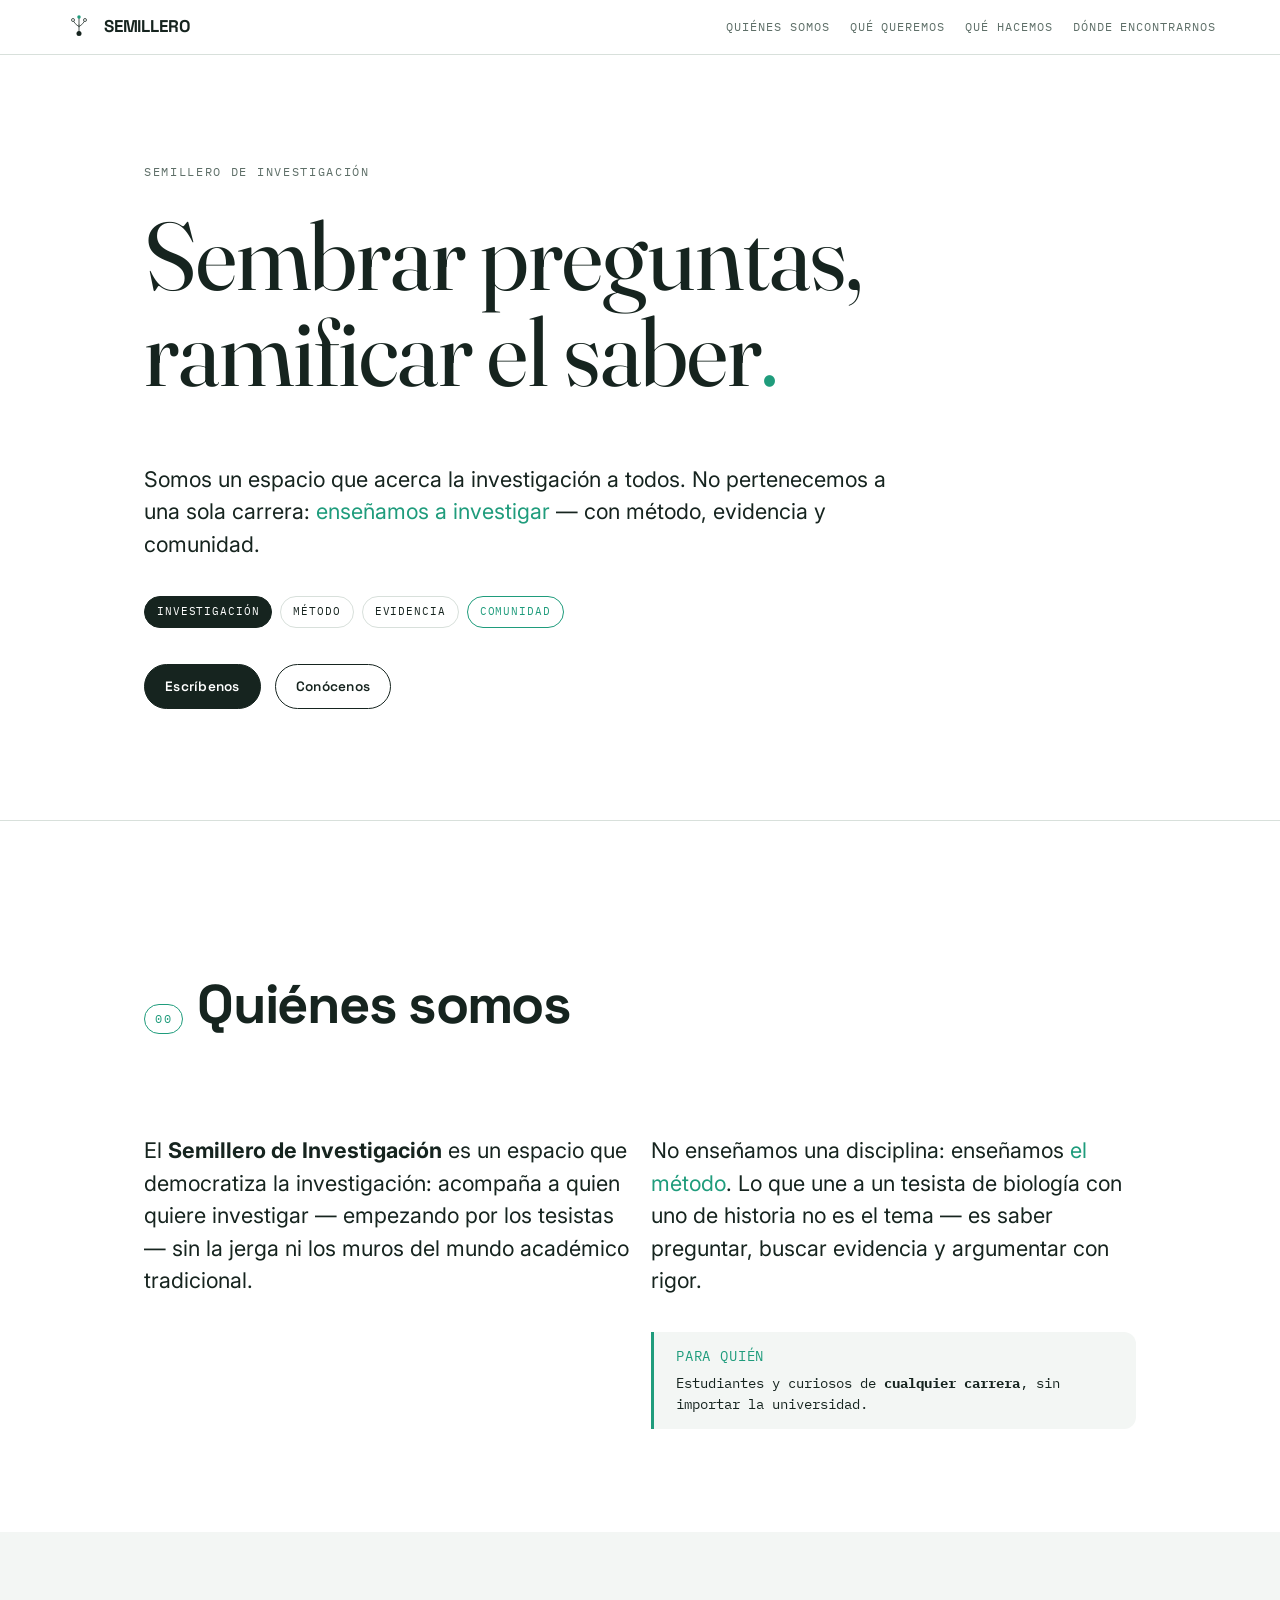
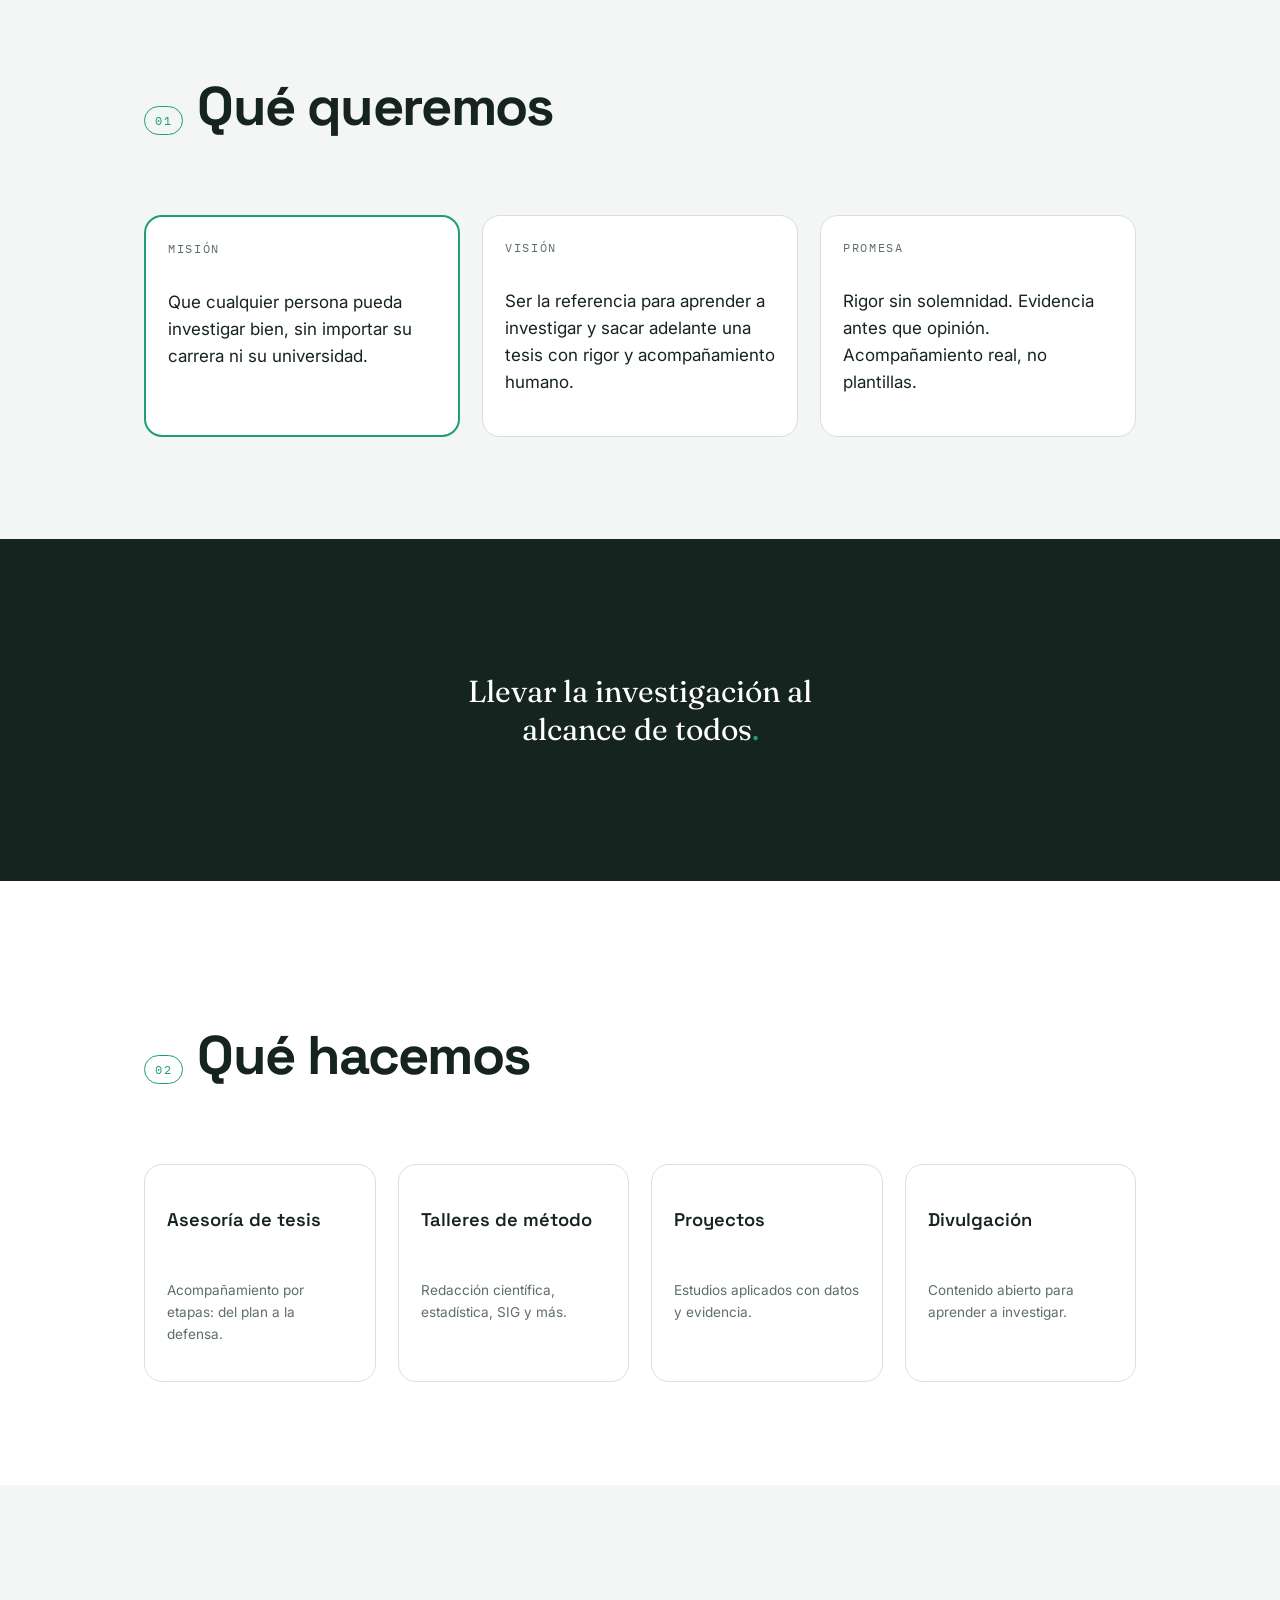
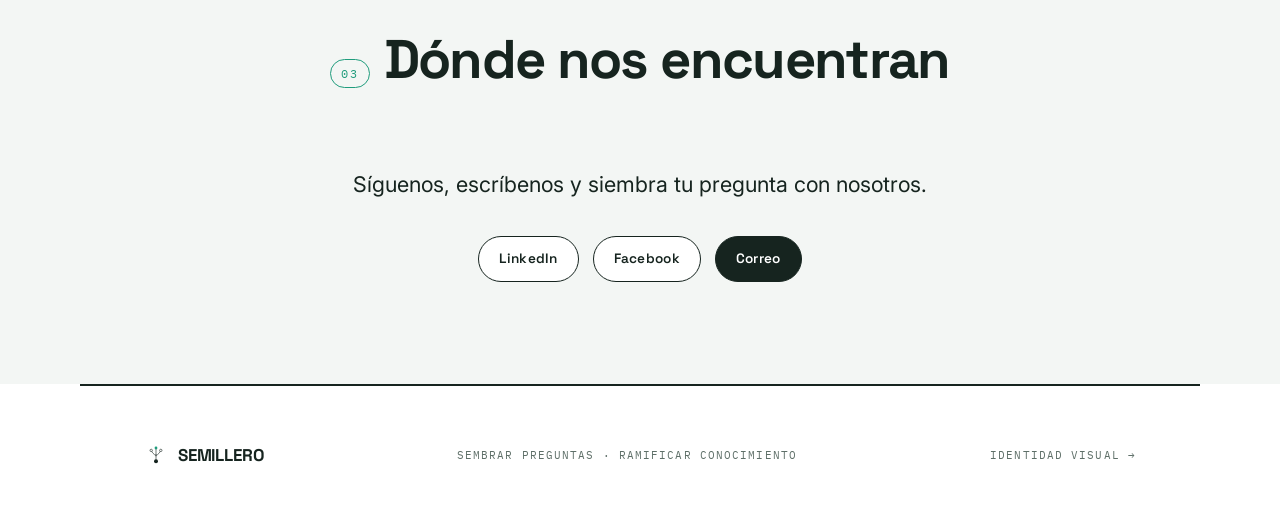
<file: index.html>
<!DOCTYPE html>
<html lang="es">
<head>
<meta charset="UTF-8">
<meta name="viewport" content="width=device-width, initial-scale=1.0">
<title>Semillero de Investigación — Llevar la investigación al alcance de todos</title>
<meta name="description" content="El Semillero de Investigación es un espacio que acerca la investigación a todos: enseñamos el método, acompañamos tesistas y sembramos curiosidad. Quiénes somos, qué queremos y dónde encontrarnos.">

<link rel="preconnect" href="https://fonts.googleapis.com">
<link rel="preconnect" href="https://fonts.gstatic.com" crossorigin>
<link href="https://fonts.googleapis.com/css2?family=Fraunces:ital,opsz,wght@0,9..144,300..600;1,9..144,300..600&family=IBM+Plex+Mono:wght@400;500;600&family=Inter:wght@400;500;600&family=Space+Grotesk:wght@400;500;600;700&display=swap" rel="stylesheet">

<link rel="icon" type="image/svg+xml" href="assets/favicon.svg">
<link rel="stylesheet" href="assets/semillero.css">
<style>
  .hero-cta{ display:flex; flex-wrap:wrap; gap:14px; margin-top: var(--s-5); }
  @media (max-width: 820px){ .grid-4, .grid-3, .grid-2{ grid-template-columns: 1fr; } .nav__links{ display:none; } }
  a.btn{ text-decoration:none; display:inline-flex; align-items:center; gap:8px; }
  .social{ display:flex; flex-wrap:wrap; gap:14px; margin-top: var(--s-5); }
</style>
</head>
<body>

<!-- ============ NAV ============ -->
<nav class="nav">
  <div class="nav__brand">
    <svg viewBox="0 0 120 120" width="30" height="30" aria-hidden="true">
      <circle cx="60" cy="86" r="10" fill="#16241F"/>
      <path d="M60 86 V52" fill="none" stroke="#16241F" stroke-width="3" stroke-linecap="round"/>
      <g fill="none" stroke="#16241F" stroke-width="3" stroke-linecap="round">
        <path d="M60 58 C48 52 40 42 36 32"/><path d="M60 58 C72 52 80 42 84 32"/><path d="M60 52 V24"/>
      </g>
      <circle cx="36" cy="32" r="6" fill="#fff" stroke="#16241F" stroke-width="3"/>
      <circle cx="84" cy="32" r="6" fill="#fff" stroke="#16241F" stroke-width="3"/>
      <circle cx="60" cy="20" r="7" fill="#1F9C7C"/>
    </svg>
    SEMILLERO
  </div>
  <div class="nav__links">
    <a href="#quienes">Quiénes somos</a>
    <a href="#queremos">Qué queremos</a>
    <a href="#hacemos">Qué hacemos</a>
    <a href="#contacto">Dónde encontrarnos</a>
  </div>
</nav>

<!-- ============ HERO ============ -->
<header class="section container">
  <span class="kicker">Semillero de Investigación</span>
  <h1 class="display u-mt-4" style="font-size: clamp(2.6rem, 9vw, 6rem);">Sembrar preguntas,<br>ramificar el saber<span class="dot">.</span></h1>
  <p class="lead u-mt-4" style="max-width: 60ch;">Somos un espacio que acerca la investigación a todos. No pertenecemos a una sola carrera: <span class="accent">enseñamos a investigar</span> — con método, evidencia y comunidad.</p>

  <div class="u-flex u-wrap u-gap-2 u-mt-5">
    <span class="chip chip--solid">Investigación</span>
    <span class="chip">Método</span>
    <span class="chip">Evidencia</span>
    <span class="chip chip--accent">Comunidad</span>
  </div>

  <div class="hero-cta">
    <a class="btn btn--primary" href="#contacto">Escríbenos</a>
    <a class="btn btn--secondary" href="#quienes">Conócenos</a>
  </div>
</header>

<hr class="hairline">

<!-- ============ [00] QUIÉNES SOMOS ============ -->
<section class="section container" id="quienes">
  <div class="sec-head">
    <span class="sec-num">00</span>
    <h2 class="sec-title">Quiénes somos</h2>
  </div>
  <div class="grid grid-2">
    <p class="lead">El <b>Semillero de Investigación</b> es un espacio que democratiza la investigación: acompaña a quien quiere investigar — empezando por los tesistas — sin la jerga ni los muros del mundo académico tradicional.</p>
    <div class="stack">
      <p class="lead">No enseñamos una disciplina: enseñamos <span class="accent">el método</span>. Lo que une a un tesista de biología con uno de historia no es el tema — es saber preguntar, buscar evidencia y argumentar con rigor.</p>
      <div class="note"><span class="note__code">PARA QUIÉN</span>Estudiantes y curiosos de <b>cualquier carrera</b>, sin importar la universidad.</div>
    </div>
  </div>
</section>

<!-- ============ [01] QUÉ QUEREMOS ============ -->
<section class="section section--paper" id="queremos">
  <div class="container">
    <div class="sec-head">
      <span class="sec-num">01</span>
      <h2 class="sec-title">Qué queremos</h2>
    </div>
    <div class="grid grid-3">
      <div class="card card--accent stack">
        <span class="kicker">Misión</span>
        <p>Que cualquier persona pueda investigar bien, sin importar su carrera ni su universidad.</p>
      </div>
      <div class="card stack">
        <span class="kicker">Visión</span>
        <p>Ser la referencia para aprender a investigar y sacar adelante una tesis con rigor y acompañamiento humano.</p>
      </div>
      <div class="card stack">
        <span class="kicker">Promesa</span>
        <p>Rigor sin solemnidad. Evidencia antes que opinión. Acompañamiento real, no plantillas.</p>
      </div>
    </div>
  </div>
</section>

<!-- ============ FRASE DE MARCA ============ -->
<section class="section section--ink">
  <div class="container" style="text-align:center;">
    <p class="quote" style="color:#fff; max-width:22ch; margin-inline:auto;">Llevar la investigación al alcance de todos<span class="dot">.</span></p>
  </div>
</section>

<!-- ============ [02] QUÉ HACEMOS ============ -->
<section class="section container" id="hacemos">
  <div class="sec-head">
    <span class="sec-num">02</span>
    <h2 class="sec-title">Qué hacemos</h2>
  </div>
  <div class="grid grid-4">
    <div class="card stack">
      <h3 class="h3">Asesoría de tesis</h3>
      <p class="small muted">Acompañamiento por etapas: del plan a la defensa.</p>
    </div>
    <div class="card stack">
      <h3 class="h3">Talleres de método</h3>
      <p class="small muted">Redacción científica, estadística, SIG y más.</p>
    </div>
    <div class="card stack">
      <h3 class="h3">Proyectos</h3>
      <p class="small muted">Estudios aplicados con datos y evidencia.</p>
    </div>
    <div class="card stack">
      <h3 class="h3">Divulgación</h3>
      <p class="small muted">Contenido abierto para aprender a investigar.</p>
    </div>
  </div>
</section>

<!-- ============ [03] DÓNDE NOS ENCUENTRAN ============ -->
<section class="section section--paper" id="contacto">
  <div class="container" style="text-align:center;">
    <div class="sec-head" style="justify-content:center;">
      <span class="sec-num">03</span>
      <h2 class="sec-title">Dónde nos encuentran</h2>
    </div>
    <p class="lead" style="max-width:46ch;margin-inline:auto;">Síguenos, escríbenos y siembra tu pregunta con nosotros.</p>
    <div class="social" style="justify-content:center;">
      <a class="btn btn--secondary" href="https://www.linkedin.com/company/133453998/" target="_blank" rel="noopener">LinkedIn</a>
      <a class="btn btn--secondary" href="https://www.facebook.com/semillerodeinvestigacion" target="_blank" rel="noopener">Facebook</a>
      <a class="btn btn--primary" href="mailto:darilhuaycochea@gmail.com?subject=Hola%20Semillero%20de%20Investigaci%C3%B3n">Correo</a>
    </div>
  </div>
</section>

<!-- ============ FOOTER ============ -->
<footer class="footer container">
  <div class="u-flex u-wrap u-between u-items-center u-gap-3">
    <div class="nav__brand">
      <svg viewBox="0 0 120 120" width="24" height="24" aria-hidden="true">
        <circle cx="60" cy="86" r="10" fill="#16241F"/>
        <path d="M60 86 V52" fill="none" stroke="#16241F" stroke-width="3" stroke-linecap="round"/>
        <g fill="none" stroke="#16241F" stroke-width="3" stroke-linecap="round"><path d="M60 58 C48 52 40 42 36 32"/><path d="M60 58 C72 52 80 42 84 32"/><path d="M60 52 V24"/></g>
        <circle cx="36" cy="32" r="6" fill="#fff" stroke="#16241F" stroke-width="3"/>
        <circle cx="84" cy="32" r="6" fill="#fff" stroke="#16241F" stroke-width="3"/>
        <circle cx="60" cy="20" r="7" fill="#1F9C7C"/>
      </svg>
      SEMILLERO
    </div>
    <span class="archive">Sembrar preguntas · Ramificar conocimiento</span>
    <a class="archive" href="identidad.html" style="text-decoration:none;">Identidad visual →</a>
  </div>
</footer>

</body>
</html>
</file>
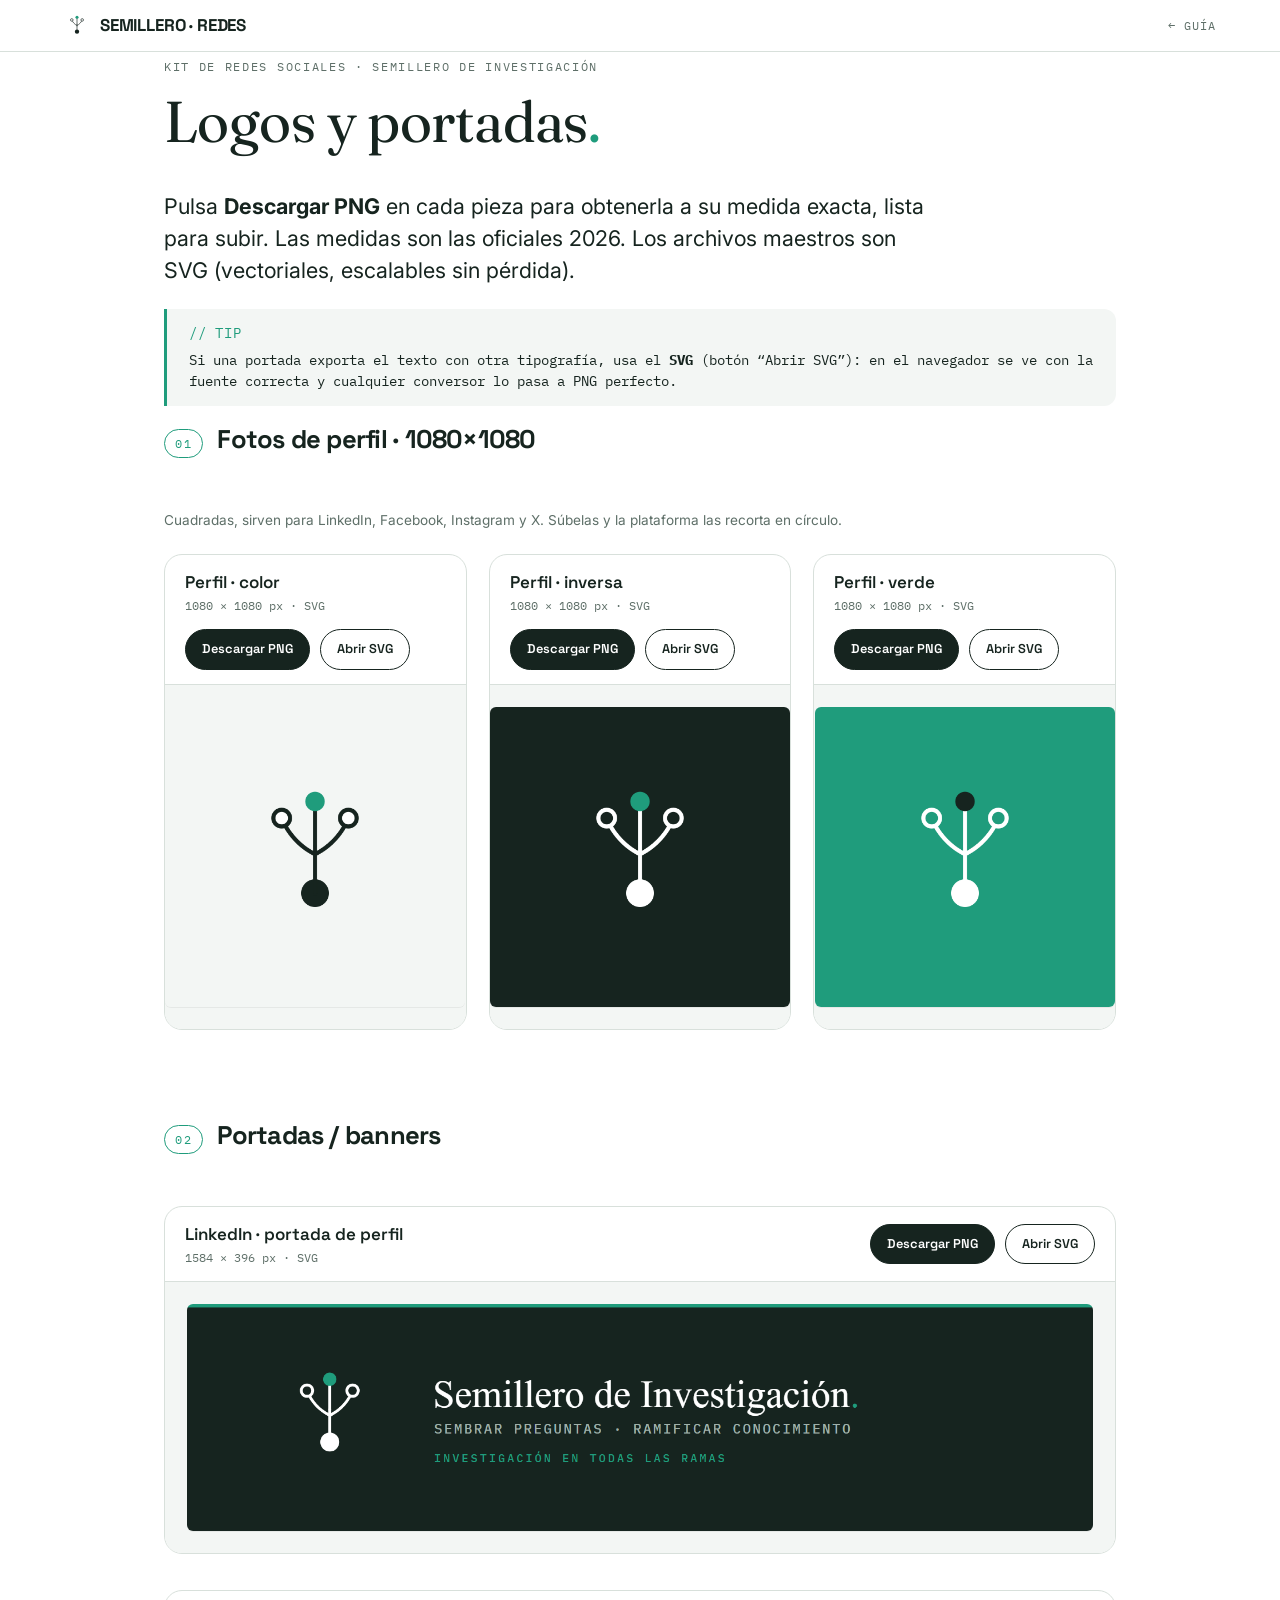
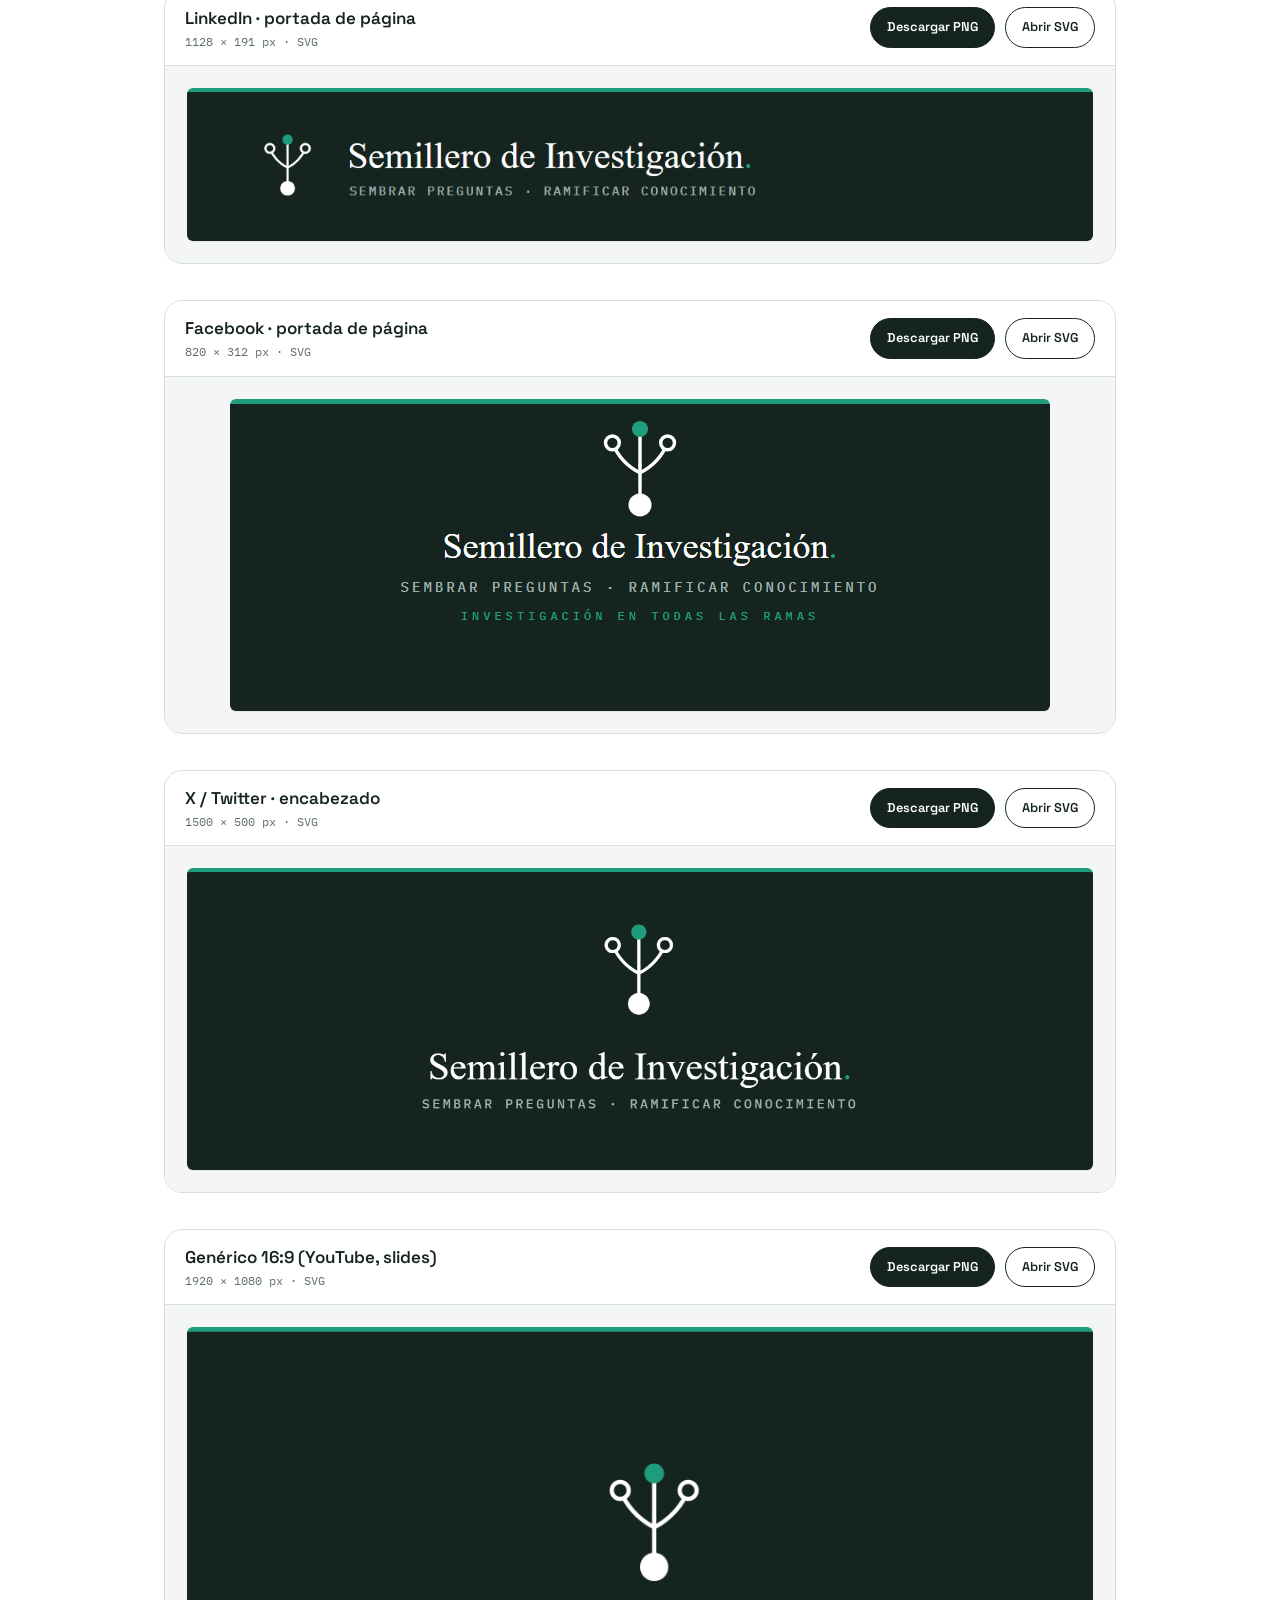
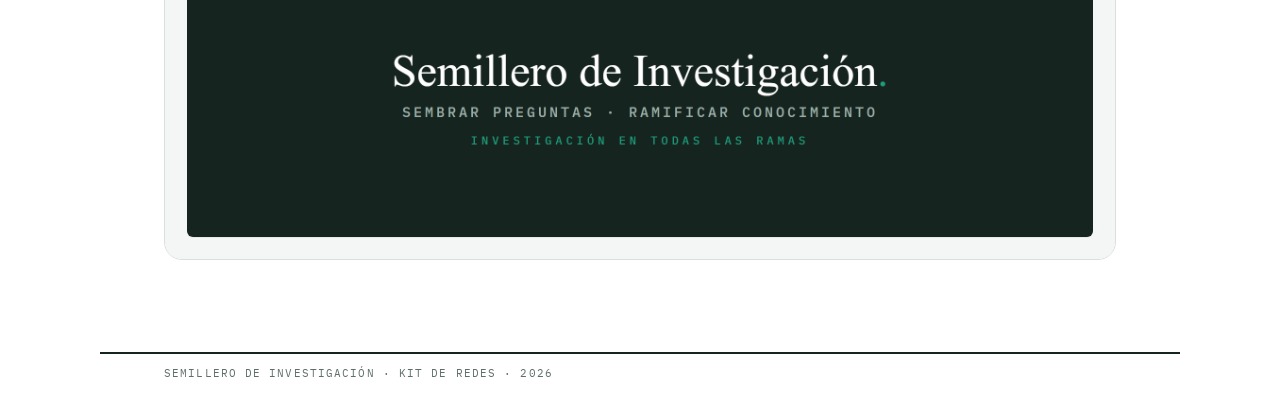
<file: redes/index.html>
<!DOCTYPE html>
<html lang="es">
<head>
<meta charset="UTF-8">
<meta name="viewport" content="width=device-width, initial-scale=1.0">
<title>Semillero — Logos y portadas para redes</title>
<link rel="preconnect" href="https://fonts.googleapis.com">
<link rel="preconnect" href="https://fonts.gstatic.com" crossorigin>
<link href="https://fonts.googleapis.com/css2?family=Fraunces:opsz,wght@9..144,400..600&family=IBM+Plex+Mono:wght@400;500&family=Inter:wght@400;500&family=Space+Grotesk:wght@500;700&display=swap" rel="stylesheet">
<link rel="icon" type="image/svg+xml" href="../assets/favicon.svg">
<link rel="stylesheet" href="../assets/semillero.css">
<style>
  .wrap{ max-width:1080px; margin:0 auto; padding:0 var(--gutter); }
  .asset{ border:var(--hairline); border-radius:var(--r-lg); overflow:hidden; background:#fff; margin-bottom:var(--s-5); }
  .asset__head{ display:flex; align-items:center; justify-content:space-between; gap:14px; flex-wrap:wrap; padding:14px 20px; border-bottom:var(--hairline); }
  .asset__title{ font-family:var(--font-sans); font-weight:600; }
  .asset__dim{ font-family:var(--font-mono); font-size:12px; color:var(--muted); }
  .asset__preview{ background:var(--paper); display:flex; align-items:center; justify-content:center; padding:22px; }
  .asset__preview img{ max-width:100%; height:auto; display:block; border-radius:6px; box-shadow:0 1px 0 rgba(0,0,0,.06); }
  .asset__preview.sq img{ max-width:300px; }
  .btns{ display:flex; gap:10px; flex-wrap:wrap; }
  .btn-sm{ font-family:var(--font-sans); font-weight:600; font-size:.8rem; padding:9px 16px; border-radius:999px; border:1.5px solid var(--ink); cursor:pointer; background:var(--ink); color:#fff; }
  .btn-sm.alt{ background:#fff; color:var(--ink); }
  .grid-perfiles{ display:grid; grid-template-columns:repeat(3,1fr); gap:var(--s-4); }
  @media(max-width:680px){ .grid-perfiles{ grid-template-columns:1fr; } }
</style>
</head>
<body>

<nav class="nav">
  <div class="nav__brand">
    <svg viewBox="0 0 120 120" width="26" height="26" aria-hidden="true"><circle cx="60" cy="86" r="10" fill="#16241F"/><path d="M60 86 V52" fill="none" stroke="#16241F" stroke-width="3" stroke-linecap="round"/><g fill="none" stroke="#16241F" stroke-width="3" stroke-linecap="round"><path d="M60 58 C48 52 40 42 36 32"/><path d="M60 58 C72 52 80 42 84 32"/><path d="M60 52 V24"/></g><circle cx="36" cy="32" r="6" fill="#fff" stroke="#16241F" stroke-width="3"/><circle cx="84" cy="32" r="6" fill="#fff" stroke="#16241F" stroke-width="3"/><circle cx="60" cy="20" r="7" fill="#1F9C7C"/></svg>
    SEMILLERO · REDES
  </div>
  <div class="nav__links"><a href="../index.html">← Guía</a></div>
</nav>

<header class="wrap section">
  <span class="kicker">Kit de redes sociales · Semillero de Investigación</span>
  <h1 class="display u-mt-3" style="font-size:clamp(2rem,7vw,3.6rem)">Logos y portadas<span class="dot">.</span></h1>
  <p class="lead u-mt-4" style="max-width:60ch">Pulsa <b>Descargar PNG</b> en cada pieza para obtenerla a su medida exacta, lista para subir. Las medidas son las oficiales 2026. Los archivos maestros son SVG (vectoriales, escalables sin pérdida).</p>
  <div class="note u-mt-4" style="background:var(--paper)"><span class="note__code">// TIP</span>Si una portada exporta el texto con otra tipografía, usa el <b>SVG</b> (botón “Abrir SVG”): en el navegador se ve con la fuente correcta y cualquier conversor lo pasa a PNG perfecto.</div>
</header>

<!-- PERFILES -->
<section class="wrap" style="padding-bottom:var(--s-5)">
  <div class="sec-head"><span class="sec-num">01</span><h2 class="sec-title" style="font-size:1.6rem">Fotos de perfil · 1080×1080</h2></div>
  <p class="small muted" style="margin-bottom:var(--s-4)">Cuadradas, sirven para LinkedIn, Facebook, Instagram y X. Súbelas y la plataforma las recorta en círculo.</p>
  <div class="grid-perfiles" id="perfiles"></div>
</section>

<!-- PORTADAS -->
<section class="wrap" style="padding-bottom:var(--s-6)">
  <div class="sec-head"><span class="sec-num">02</span><h2 class="sec-title" style="font-size:1.6rem">Portadas / banners</h2></div>
  <div id="portadas"></div>
</section>

<footer class="footer wrap">
  <p class="archive">Semillero de Investigación · Kit de redes · 2026</p>
</footer>

<script>
  const perfiles = [
    { file:'perfil-color.svg',   title:'Perfil · color',   w:1080, h:1080 },
    { file:'perfil-inversa.svg', title:'Perfil · inversa', w:1080, h:1080 },
    { file:'perfil-verde.svg',   title:'Perfil · verde',   w:1080, h:1080 },
  ];
  const portadas = [
    { file:'linkedin-perfil-portada.svg', title:'LinkedIn · portada de perfil', w:1584, h:396 },
    { file:'linkedin-pagina-portada.svg', title:'LinkedIn · portada de página', w:1128, h:191 },
    { file:'facebook-portada.svg',        title:'Facebook · portada de página', w:820,  h:312 },
    { file:'x-portada.svg',               title:'X / Twitter · encabezado',     w:1500, h:500 },
    { file:'generico-16x9.svg',           title:'Genérico 16:9 (YouTube, slides)', w:1920, h:1080 },
  ];

  async function downloadPNG(file, w, h){
    try{
      const res = await fetch(file);
      const svgText = await res.text();
      const blob = new Blob([svgText], {type:'image/svg+xml;charset=utf-8'});
      const url = URL.createObjectURL(blob);
      await document.fonts.ready;
      const img = new Image();
      img.crossOrigin = 'anonymous';
      await new Promise((ok, err)=>{ img.onload=ok; img.onerror=err; img.src=url; });
      const canvas = document.createElement('canvas');
      canvas.width = w; canvas.height = h;
      const ctx = canvas.getContext('2d');
      ctx.drawImage(img, 0, 0, w, h);
      URL.revokeObjectURL(url);
      canvas.toBlob((png)=>{
        const a = document.createElement('a');
        a.href = URL.createObjectURL(png);
        a.download = file.replace('.svg', '.png');
        a.click();
      }, 'image/png');
    }catch(e){ alert('No se pudo exportar el PNG. Usa “Abrir SVG” y conviértelo, o haz captura. ('+e+')'); }
  }

  function card(a, square){
    const el = document.createElement('div');
    el.className = 'asset';
    el.innerHTML = `
      <div class="asset__head">
        <div><div class="asset__title">${a.title}</div><div class="asset__dim">${a.w} × ${a.h} px · SVG</div></div>
        <div class="btns">
          <a class="btn-sm" href="png/${a.file.replace('.svg','.png')}" download>Descargar PNG</a>
          <a class="btn-sm alt" href="${a.file}" target="_blank">Abrir SVG</a>
        </div>
      </div>
      <div class="asset__preview ${square?'sq':''}"><img src="png/${a.file.replace('.svg','.png')}" alt="${a.title}"></div>`;
    return el;
  }

  const pc = document.getElementById('perfiles');
  perfiles.forEach(a=> pc.appendChild(card(a, true)));
  const pt = document.getElementById('portadas');
  portadas.forEach(a=> pt.appendChild(card(a, false)));
</script>
</body>
</html>
</file>
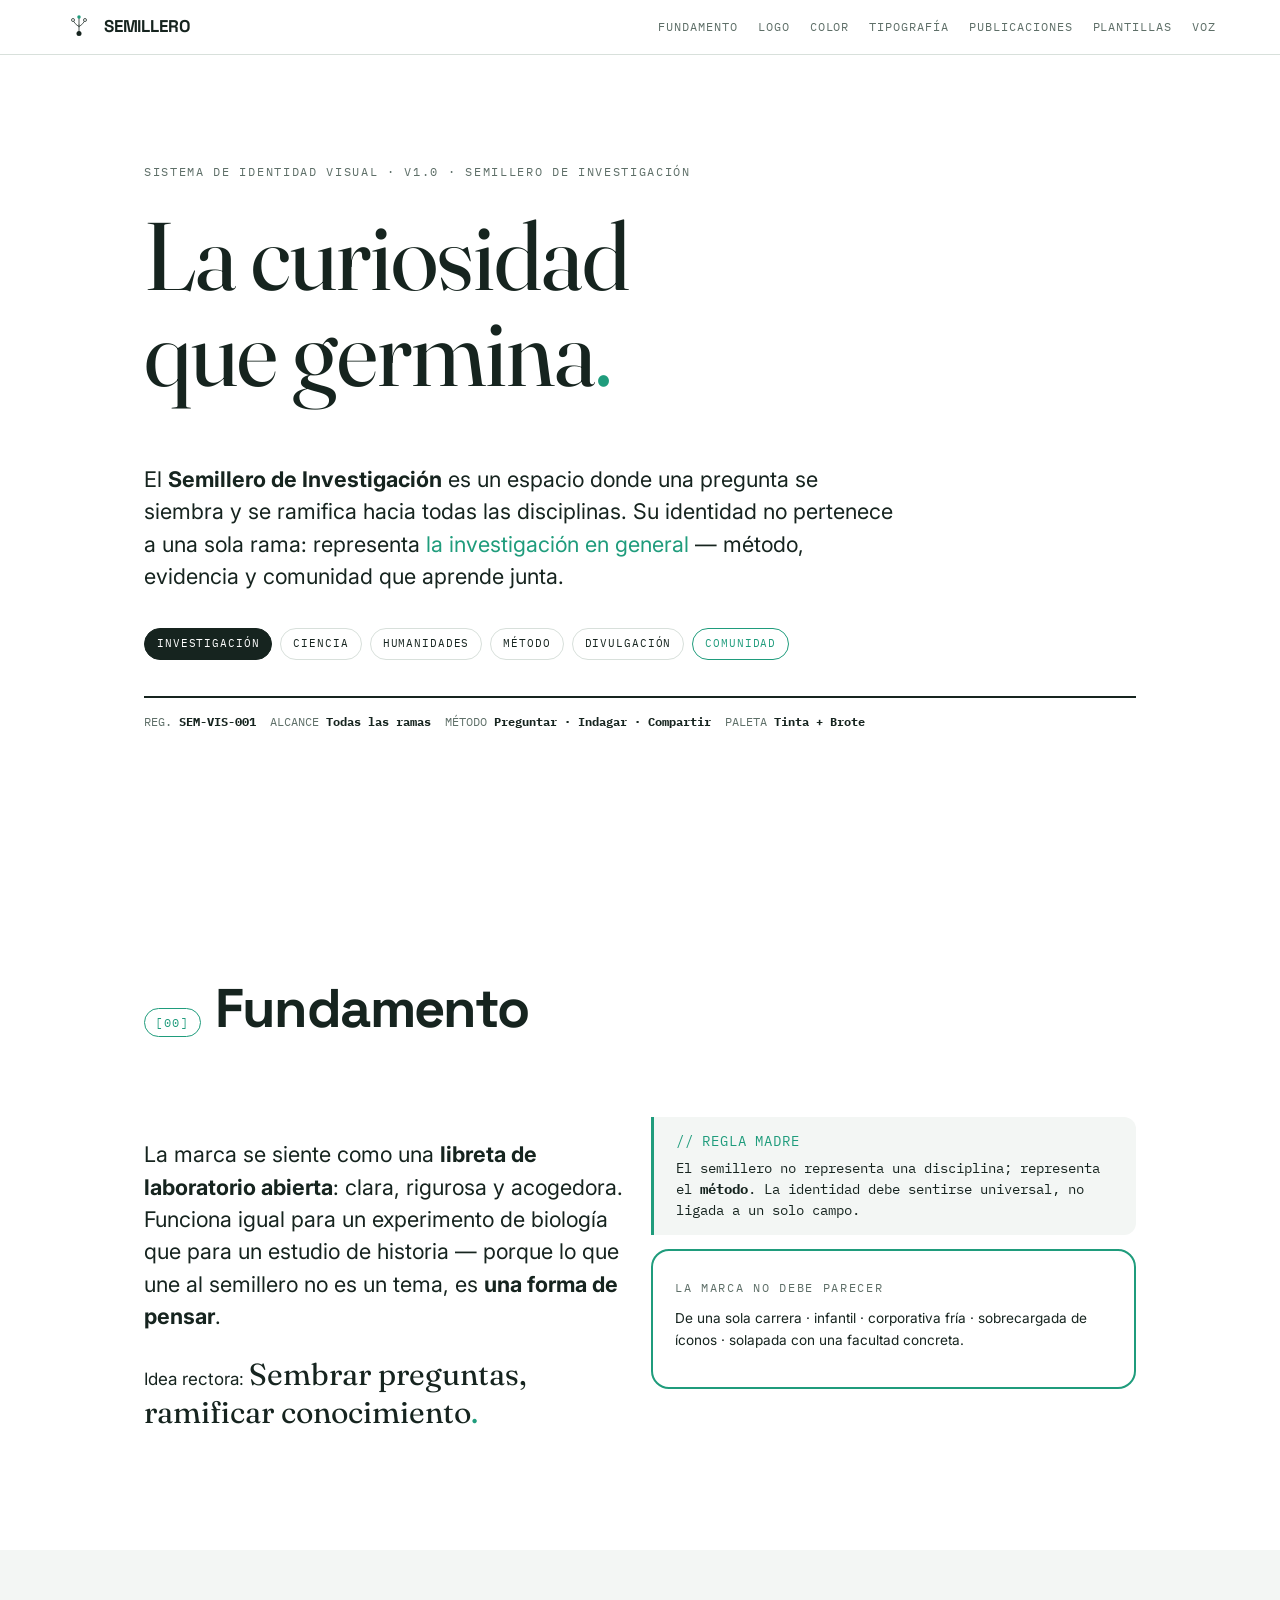
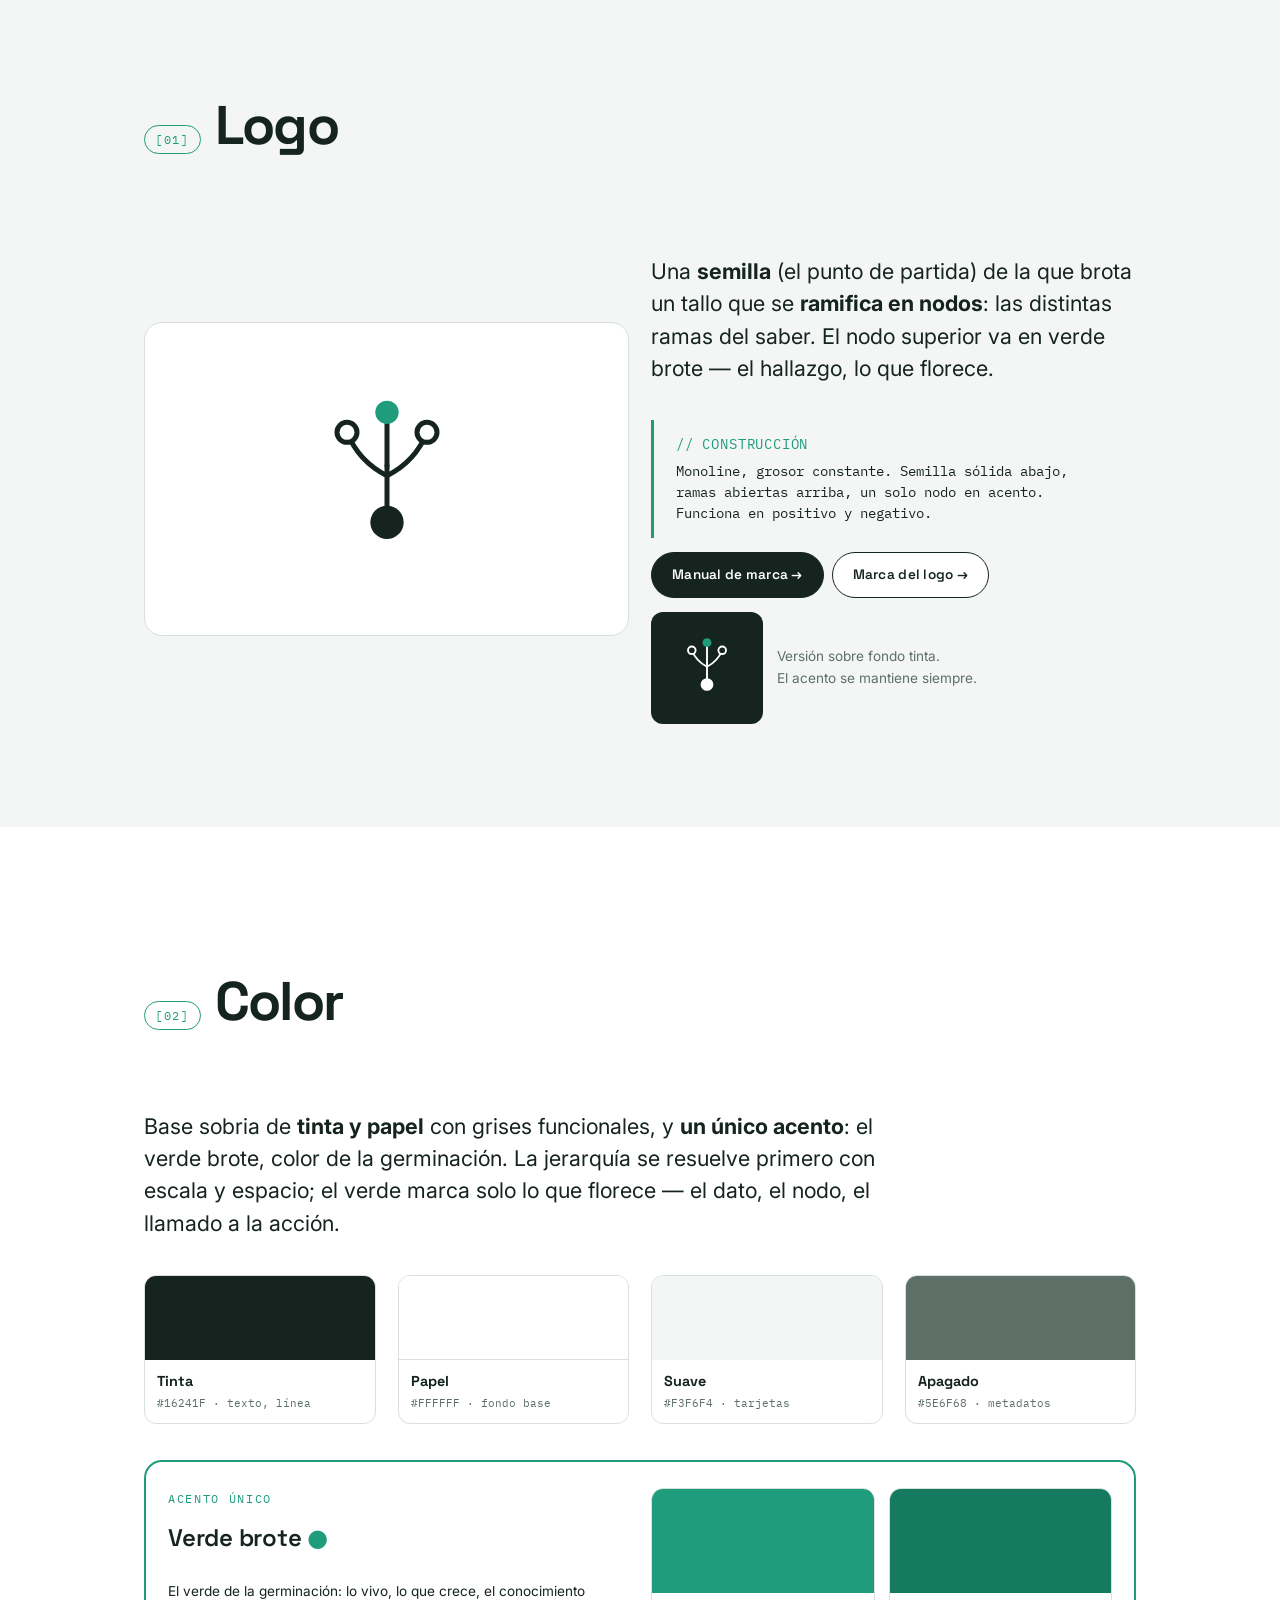
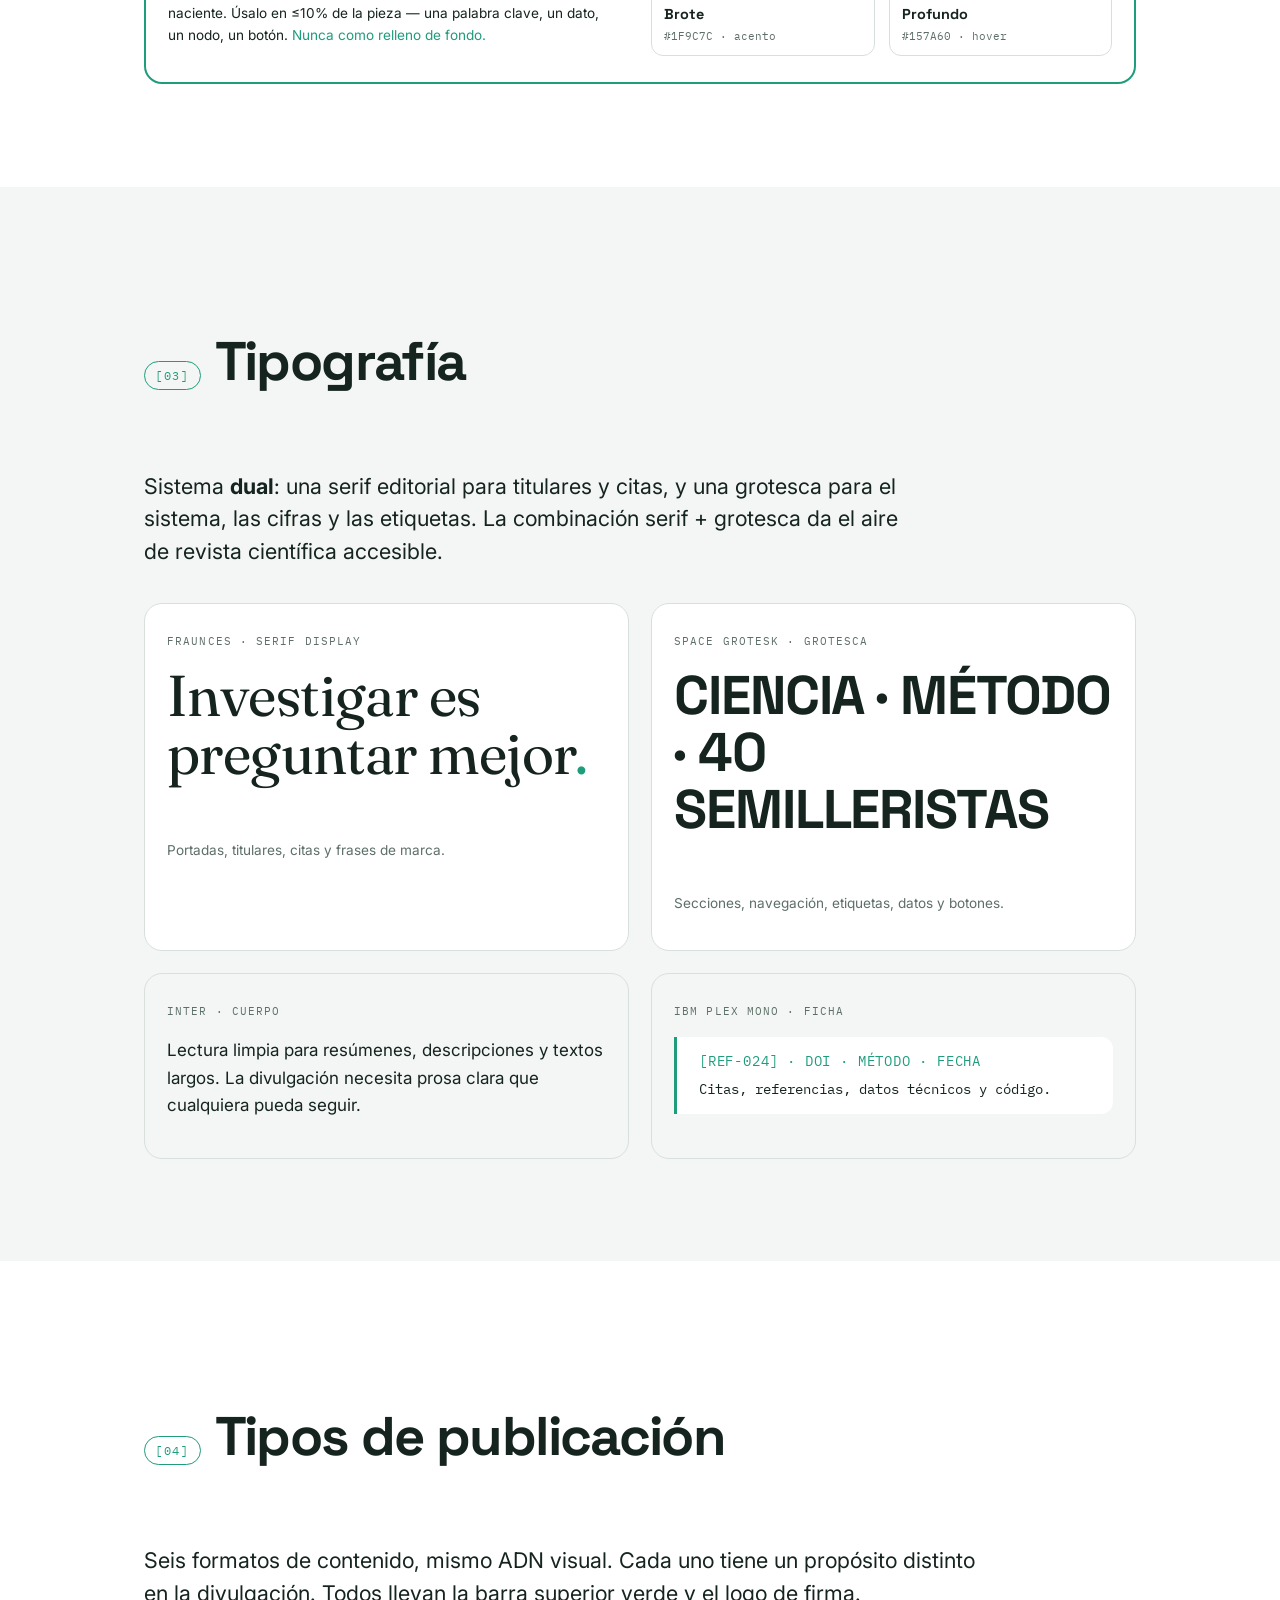
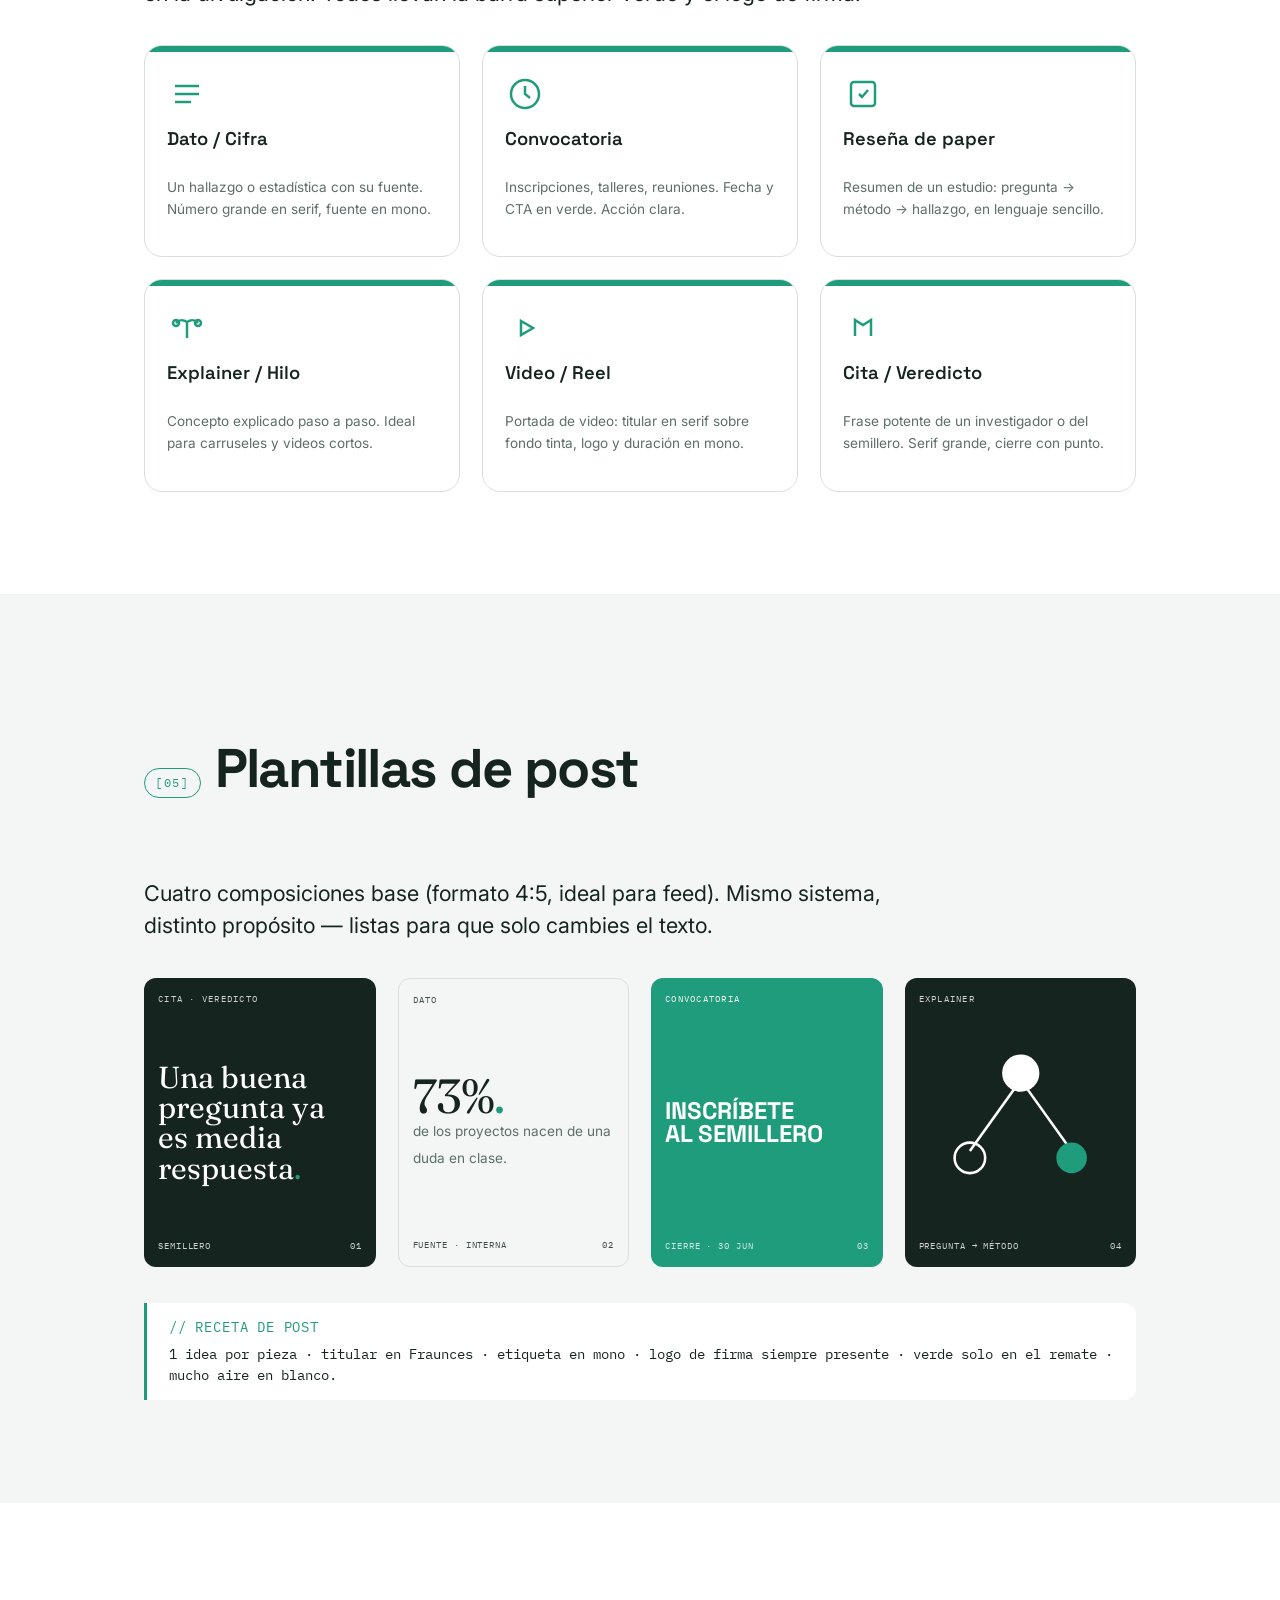
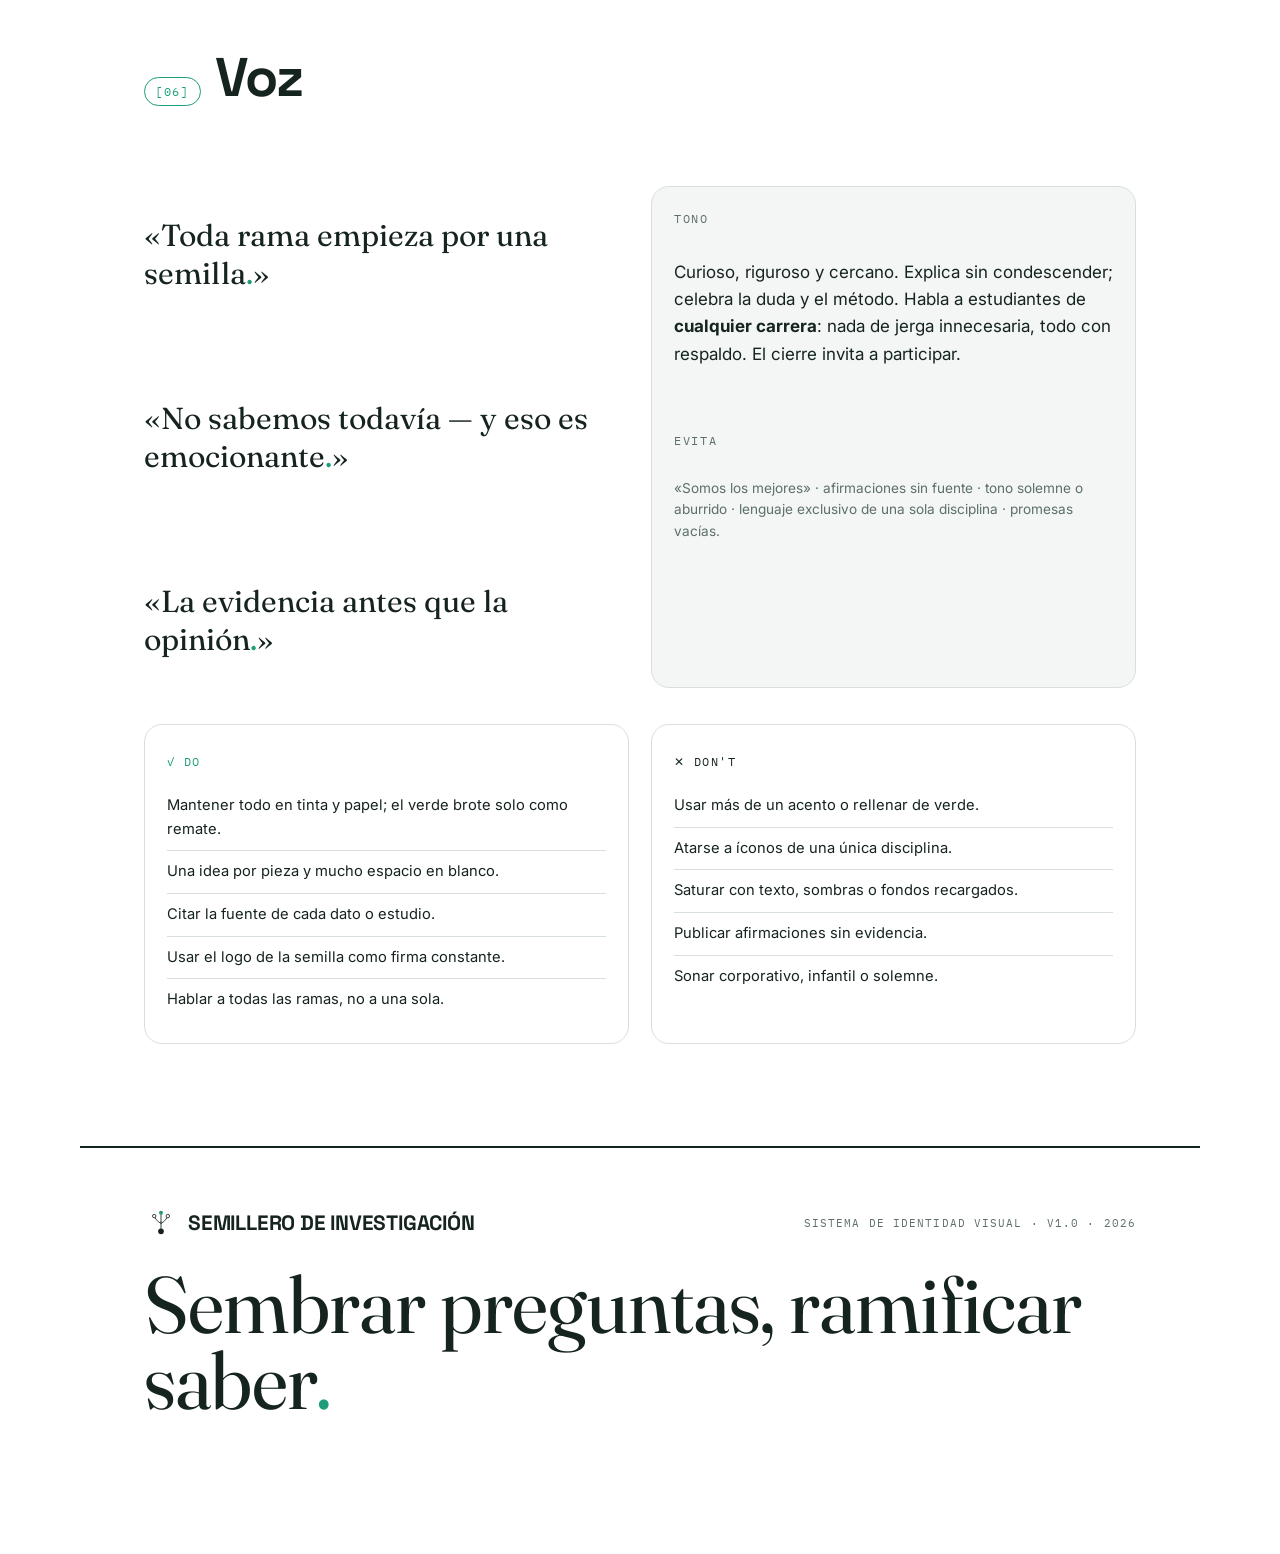
<file: identidad.html>
<!DOCTYPE html>
<html lang="es">
<head>
<meta charset="UTF-8">
<meta name="viewport" content="width=device-width, initial-scale=1.0">
<title>Semillero de Investigación — Sistema de Identidad Visual</title>
<meta name="description" content="Identidad visual del Semillero de Investigación: logo, color, tipografía, tipos de publicación y plantillas para posts, videos y divulgación. La investigación que germina y se ramifica en todas las disciplinas.">

<link rel="preconnect" href="https://fonts.googleapis.com">
<link rel="preconnect" href="https://fonts.gstatic.com" crossorigin>
<link href="https://fonts.googleapis.com/css2?family=Fraunces:ital,opsz,wght@0,9..144,300..600;1,9..144,300..600&family=IBM+Plex+Mono:wght@400;500;600&family=Inter:wght@400;500;600&family=Space+Grotesk:wght@400;500;600;700&display=swap" rel="stylesheet">

<link rel="icon" type="image/svg+xml" href="assets/favicon.svg">
<link rel="stylesheet" href="assets/semillero.css">
</head>
<body>

<!-- ============ NAV ============ -->
<nav class="nav">
  <div class="nav__brand">
    <svg viewBox="0 0 120 120" width="30" height="30" aria-hidden="true">
      <circle cx="60" cy="86" r="10" fill="#16241F"/>
      <path d="M60 86 V52" fill="none" stroke="#16241F" stroke-width="3" stroke-linecap="round"/>
      <g fill="none" stroke="#16241F" stroke-width="3" stroke-linecap="round">
        <path d="M60 58 C48 52 40 42 36 32"/><path d="M60 58 C72 52 80 42 84 32"/><path d="M60 52 V24"/>
      </g>
      <circle cx="36" cy="32" r="6" fill="#fff" stroke="#16241F" stroke-width="3"/>
      <circle cx="84" cy="32" r="6" fill="#fff" stroke="#16241F" stroke-width="3"/>
      <circle cx="60" cy="20" r="7" fill="#1F9C7C"/>
    </svg>
    SEMILLERO
  </div>
  <div class="nav__links">
    <a href="#fundamento">Fundamento</a>
    <a href="#logo">Logo</a>
    <a href="#color">Color</a>
    <a href="#tipografia">Tipografía</a>
    <a href="#publicaciones">Publicaciones</a>
    <a href="#plantillas">Plantillas</a>
    <a href="#voz">Voz</a>
  </div>
</nav>

<!-- ============ HERO ============ -->
<header class="section container">
  <span class="kicker">Sistema de identidad visual · v1.0 · Semillero de Investigación</span>
  <h1 class="display u-mt-4" style="font-size: clamp(2.6rem, 9vw, 6rem);">La curiosidad<br>que germina<span class="dot">.</span></h1>
  <p class="lead u-mt-4" style="max-width: 58ch;">El <b>Semillero de Investigación</b> es un espacio donde una pregunta se siembra y se ramifica hacia todas las disciplinas. Su identidad no pertenece a una sola rama: representa <span class="accent">la investigación en general</span> — método, evidencia y comunidad que aprende junta.</p>

  <div class="u-flex u-wrap u-gap-2 u-mt-5">
    <span class="chip chip--solid">Investigación</span>
    <span class="chip">Ciencia</span>
    <span class="chip">Humanidades</span>
    <span class="chip">Método</span>
    <span class="chip">Divulgación</span>
    <span class="chip chip--accent">Comunidad</span>
  </div>

  <div class="u-flex u-wrap u-gap-3 u-mt-5" style="font-family:var(--font-mono); font-size:12px; color:var(--muted); border-top: var(--rule); padding-top: var(--s-3);">
    <span>REG. <b style="color:var(--ink)">SEM-VIS-001</b></span>
    <span>ALCANCE <b style="color:var(--ink)">Todas las ramas</b></span>
    <span>MÉTODO <b style="color:var(--ink)">Preguntar · Indagar · Compartir</b></span>
    <span>PALETA <b style="color:var(--ink)">Tinta + Brote</b></span>
  </div>
</header>

<!-- ============ 00 FUNDAMENTO ============ -->
<section id="fundamento" class="section container">
  <div class="sec-head"><span class="sec-num">[00]</span><h2 class="sec-title">Fundamento</h2></div>
  <div class="grid grid-2">
    <div>
      <p class="lead">La marca se siente como una <b>libreta de laboratorio abierta</b>: clara, rigurosa y acogedora. Funciona igual para un experimento de biología que para un estudio de historia — porque lo que une al semillero no es un tema, es <b>una forma de pensar</b>.</p>
      <p class="u-mt-4">Idea rectora: <span class="quote" style="display:inline">Sembrar preguntas, ramificar conocimiento<span class="dot">.</span></span></p>
    </div>
    <div class="stack">
      <div class="note">
        <span class="note__code">// REGLA MADRE</span>
        El semillero no representa una disciplina; representa el <b>método</b>. La identidad debe sentirse universal, no ligada a un solo campo.
      </div>
      <div class="card card--accent">
        <span class="kicker">La marca NO debe parecer</span>
        <p class="small u-mt-2">De una sola carrera · infantil · corporativa fría · sobrecargada de íconos · solapada con una facultad concreta.</p>
      </div>
    </div>
  </div>
</section>

<!-- ============ 01 LOGO ============ -->
<section id="logo" class="section section--paper">
  <div class="container">
    <div class="sec-head"><span class="sec-num">[01]</span><h2 class="sec-title">Logo</h2></div>
    <div class="grid grid-2" style="align-items:center">
      <div class="card" style="display:flex; align-items:center; justify-content:center; padding: var(--s-6);">
        <svg viewBox="0 0 120 120" width="200" height="200" role="img" aria-label="Logo Semillero">
          <circle cx="60" cy="86" r="10" fill="#16241F"/>
          <path d="M60 86 V52" fill="none" stroke="#16241F" stroke-width="3" stroke-linecap="round"/>
          <g fill="none" stroke="#16241F" stroke-width="3" stroke-linecap="round">
            <path d="M60 58 C48 52 40 42 36 32"/><path d="M60 58 C72 52 80 42 84 32"/><path d="M60 52 V24"/>
          </g>
          <circle cx="36" cy="32" r="6" fill="#fff" stroke="#16241F" stroke-width="3"/>
          <circle cx="84" cy="32" r="6" fill="#fff" stroke="#16241F" stroke-width="3"/>
          <circle cx="60" cy="20" r="7" fill="#1F9C7C"/>
        </svg>
      </div>
      <div class="stack">
        <p class="lead">Una <b>semilla</b> (el punto de partida) de la que brota un tallo que se <b>ramifica en nodos</b>: las distintas ramas del saber. El nodo superior va en verde brote — el hallazgo, lo que florece.</p>
        <div class="note"><span class="note__code">// CONSTRUCCIÓN</span>Monoline, grosor constante. Semilla sólida abajo, ramas abiertas arriba, un solo nodo en acento. Funciona en positivo y negativo.</div>
        <div class="u-flex u-gap-2 u-wrap">
          <a class="btn btn--primary" href="manual-marca.html" style="text-decoration:none;">Manual de marca →</a>
          <a class="btn btn--secondary" href="logo.html" style="text-decoration:none;">Marca del logo →</a>
        </div>
        <div class="u-flex u-gap-3 u-wrap u-items-center">
          <!-- versión inversa -->
          <div style="background:#16241F; border-radius: var(--r-md); padding:18px; display:flex; align-items:center; justify-content:center;">
            <svg viewBox="0 0 120 120" width="76" height="76" aria-hidden="true">
              <circle cx="60" cy="86" r="10" fill="#fff"/>
              <path d="M60 86 V52" fill="none" stroke="#fff" stroke-width="3" stroke-linecap="round"/>
              <g fill="none" stroke="#fff" stroke-width="3" stroke-linecap="round">
                <path d="M60 58 C48 52 40 42 36 32"/><path d="M60 58 C72 52 80 42 84 32"/><path d="M60 52 V24"/>
              </g>
              <circle cx="36" cy="32" r="6" fill="#16241F" stroke="#fff" stroke-width="3"/>
              <circle cx="84" cy="32" r="6" fill="#16241F" stroke="#fff" stroke-width="3"/>
              <circle cx="60" cy="20" r="7" fill="#1F9C7C"/>
            </svg>
          </div>
          <div class="small muted">Versión sobre fondo tinta. <br>El acento se mantiene siempre.</div>
        </div>
      </div>
    </div>
  </div>
</section>

<!-- ============ 02 COLOR ============ -->
<section id="color" class="section container">
  <div class="sec-head"><span class="sec-num">[02]</span><h2 class="sec-title">Color</h2></div>
  <p class="lead" style="max-width:60ch; margin-bottom:var(--s-5)">Base sobria de <b>tinta y papel</b> con grises funcionales, y <b>un único acento</b>: el verde brote, color de la germinación. La jerarquía se resuelve primero con escala y espacio; el verde marca solo lo que florece — el dato, el nodo, el llamado a la acción.</p>
  <div class="grid grid-4">
    <div class="swatch"><div class="swatch__chip" style="background:#16241F"></div><div class="swatch__meta"><b>Tinta</b><span>#16241F · texto, línea</span></div></div>
    <div class="swatch"><div class="swatch__chip" style="background:#FFFFFF; border-bottom:1px solid #D8E0DB"></div><div class="swatch__meta"><b>Papel</b><span>#FFFFFF · fondo base</span></div></div>
    <div class="swatch"><div class="swatch__chip" style="background:#F3F6F4"></div><div class="swatch__meta"><b>Suave</b><span>#F3F6F4 · tarjetas</span></div></div>
    <div class="swatch"><div class="swatch__chip" style="background:#5E6F68"></div><div class="swatch__meta"><b>Apagado</b><span>#5E6F68 · metadatos</span></div></div>
  </div>
  <div class="u-mt-5 card card--accent">
    <div class="grid grid-2" style="align-items:center">
      <div>
        <span class="kicker accent">Acento único</span>
        <h3 class="h2 u-mt-2">Verde brote <span class="dot">●</span></h3>
        <p class="small u-mt-2" style="max-width:48ch">El verde de la germinación: lo vivo, lo que crece, el conocimiento naciente. Úsalo en ≤10% de la pieza — una palabra clave, un dato, un nodo, un botón. <span class="accent">Nunca como relleno de fondo.</span></p>
      </div>
      <div class="u-flex u-gap-3 u-wrap">
        <div class="swatch" style="flex:1; min-width:120px"><div class="swatch__chip" style="background:#1F9C7C; height:104px"></div><div class="swatch__meta"><b>Brote</b><span>#1F9C7C · acento</span></div></div>
        <div class="swatch" style="flex:1; min-width:120px"><div class="swatch__chip" style="background:#157A60; height:104px"></div><div class="swatch__meta"><b>Profundo</b><span>#157A60 · hover</span></div></div>
      </div>
    </div>
  </div>
</section>

<!-- ============ 03 TIPOGRAFÍA ============ -->
<section id="tipografia" class="section section--paper">
  <div class="container">
    <div class="sec-head"><span class="sec-num">[03]</span><h2 class="sec-title">Tipografía</h2></div>
    <p class="lead" style="max-width:60ch; margin-bottom:var(--s-5)">Sistema <b>dual</b>: una serif editorial para titulares y citas, y una grotesca para el sistema, las cifras y las etiquetas. La combinación serif + grotesca da el aire de revista científica accesible.</p>
    <div class="grid grid-2">
      <div class="card">
        <span class="archive">Fraunces · serif display</span>
        <p class="display u-mt-3" style="font-size: clamp(2.2rem,6vw,3.6rem)">Investigar es preguntar mejor<span class="dot">.</span></p>
        <p class="small muted u-mt-2">Portadas, titulares, citas y frases de marca.</p>
      </div>
      <div class="card">
        <span class="archive">Space Grotesk · grotesca</span>
        <p class="h1 u-mt-3">CIENCIA · MÉTODO · 40 SEMILLERISTAS</p>
        <p class="small muted u-mt-2">Secciones, navegación, etiquetas, datos y botones.</p>
      </div>
      <div class="card card--soft">
        <span class="archive">Inter · cuerpo</span>
        <p class="u-mt-3">Lectura limpia para resúmenes, descripciones y textos largos. La divulgación necesita prosa clara que cualquiera pueda seguir.</p>
      </div>
      <div class="card card--soft">
        <span class="archive">IBM Plex Mono · ficha</span>
        <div class="note u-mt-3" style="background:#fff"><span class="note__code">[REF-024] · DOI · MÉTODO · FECHA</span>Citas, referencias, datos técnicos y código.</div>
      </div>
    </div>
  </div>
</section>

<!-- ============ 04 TIPOS DE PUBLICACIÓN ============ -->
<section id="publicaciones" class="section container">
  <div class="sec-head"><span class="sec-num">[04]</span><h2 class="sec-title">Tipos de publicación</h2></div>
  <p class="lead" style="max-width:64ch; margin-bottom:var(--s-5)">Seis formatos de contenido, mismo ADN visual. Cada uno tiene un propósito distinto en la divulgación. Todos llevan la barra superior verde y el logo de firma.</p>
  <div class="grid grid-3">
    <div class="ptype"><div class="ptype__bar"></div><div class="ptype__body"><svg class="ptype__icon" viewBox="0 0 40 40" fill="none" stroke="#1F9C7C" stroke-width="2.5"><path d="M8 12h24M8 20h24M8 28h16"/></svg><span class="h3">Dato / Cifra</span><p class="small muted">Un hallazgo o estadística con su fuente. Número grande en serif, fuente en mono.</p></div></div>
    <div class="ptype"><div class="ptype__bar"></div><div class="ptype__body"><svg class="ptype__icon" viewBox="0 0 40 40" fill="none" stroke="#1F9C7C" stroke-width="2.5"><circle cx="20" cy="20" r="14"/><path d="M20 12v8l5 4"/></svg><span class="h3">Convocatoria</span><p class="small muted">Inscripciones, talleres, reuniones. Fecha y CTA en verde. Acción clara.</p></div></div>
    <div class="ptype"><div class="ptype__bar"></div><div class="ptype__body"><svg class="ptype__icon" viewBox="0 0 40 40" fill="none" stroke="#1F9C7C" stroke-width="2.5"><rect x="8" y="8" width="24" height="24" rx="3"/><path d="M16 20l3 3 6-7"/></svg><span class="h3">Reseña de paper</span><p class="small muted">Resumen de un estudio: pregunta → método → hallazgo, en lenguaje sencillo.</p></div></div>
    <div class="ptype"><div class="ptype__bar"></div><div class="ptype__body"><svg class="ptype__icon" viewBox="0 0 40 40" fill="none" stroke="#1F9C7C" stroke-width="2.5"><path d="M20 30V14M20 14c-6-4-9-1-11 1M20 14c6-4 9-1 11 1"/><circle cx="9" cy="15" r="3"/><circle cx="31" cy="15" r="3"/></svg><span class="h3">Explainer / Hilo</span><p class="small muted">Concepto explicado paso a paso. Ideal para carruseles y videos cortos.</p></div></div>
    <div class="ptype"><div class="ptype__bar"></div><div class="ptype__body"><svg class="ptype__icon" viewBox="0 0 40 40" fill="none" stroke="#1F9C7C" stroke-width="2.5"><path d="M16 13l12 7-12 7z"/></svg><span class="h3">Video / Reel</span><p class="small muted">Portada de video: titular en serif sobre fondo tinta, logo y duración en mono.</p></div></div>
    <div class="ptype"><div class="ptype__bar"></div><div class="ptype__body"><svg class="ptype__icon" viewBox="0 0 40 40" fill="none" stroke="#1F9C7C" stroke-width="2.5"><path d="M12 28V12l8 5 8-5v16"/></svg><span class="h3">Cita / Veredicto</span><p class="small muted">Frase potente de un investigador o del semillero. Serif grande, cierre con punto.</p></div></div>
  </div>
</section>

<!-- ============ 05 PLANTILLAS ============ -->
<section id="plantillas" class="section section--paper">
  <div class="container">
    <div class="sec-head"><span class="sec-num">[05]</span><h2 class="sec-title">Plantillas de post</h2></div>
    <p class="lead" style="max-width:60ch; margin-bottom:var(--s-5)">Cuatro composiciones base (formato 4:5, ideal para feed). Mismo sistema, distinto propósito — listas para que solo cambies el texto.</p>
    <div class="grid grid-4">
      <div class="poster poster--ink">
        <span class="poster__kicker">Cita · veredicto</span>
        <span class="poster__big" style="color:#fff">Una buena pregunta ya es media respuesta<span class="dot">.</span></span>
        <span class="poster__foot"><span>SEMILLERO</span><span>01</span></span>
      </div>
      <div class="poster poster--paper">
        <span class="poster__kicker">Dato</span>
        <div><div class="display" style="font-size:3rem; line-height:.9">73%<span class="dot">.</span></div><span class="small muted">de los proyectos nacen de una duda en clase.</span></div>
        <span class="poster__foot"><span>FUENTE · INTERNA</span><span>02</span></span>
      </div>
      <div class="poster poster--accent">
        <span class="poster__kicker" style="opacity:.95">Convocatoria</span>
        <div class="poster__rep">Inscríbete<br>al semillero</div>
        <span class="poster__foot"><span>CIERRE · 30 JUN</span><span>03</span></span>
      </div>
      <div class="poster poster--ink">
        <span class="poster__kicker">Explainer</span>
        <svg viewBox="0 0 120 110" aria-hidden="true" width="100%">
          <line x1="60" y1="30" x2="30" y2="72" stroke="#fff" stroke-width="1.5"/>
          <line x1="60" y1="30" x2="90" y2="72" stroke="#fff" stroke-width="1.5"/>
          <circle cx="60" cy="26" r="11" fill="#fff"/>
          <circle cx="30" cy="76" r="9" fill="none" stroke="#fff" stroke-width="1.5"/>
          <circle cx="90" cy="76" r="9" fill="#1F9C7C"/>
        </svg>
        <span class="poster__foot"><span>PREGUNTA → MÉTODO</span><span>04</span></span>
      </div>
    </div>
    <div class="note u-mt-5" style="background:#fff"><span class="note__code">// RECETA DE POST</span>1 idea por pieza · titular en Fraunces · etiqueta en mono · logo de firma siempre presente · verde solo en el remate · mucho aire en blanco.</div>
  </div>
</section>

<!-- ============ 06 VOZ ============ -->
<section id="voz" class="section container">
  <div class="sec-head"><span class="sec-num">[06]</span><h2 class="sec-title">Voz</h2></div>
  <div class="grid grid-2">
    <div class="stack">
      <p class="quote">«Toda rama empieza por una semilla<span class="dot">.</span>»</p>
      <hr class="hairline">
      <p class="quote">«No sabemos todavía — y eso es emocionante<span class="dot">.</span>»</p>
      <hr class="hairline">
      <p class="quote">«La evidencia antes que la opinión<span class="dot">.</span>»</p>
    </div>
    <div class="card card--soft stack">
      <span class="kicker">Tono</span>
      <p>Curioso, riguroso y cercano. Explica sin condescender; celebra la duda y el método. Habla a estudiantes de <b>cualquier carrera</b>: nada de jerga innecesaria, todo con respaldo. El cierre invita a participar.</p>
      <hr class="hairline">
      <span class="kicker">Evita</span>
      <p class="small muted">«Somos los mejores» · afirmaciones sin fuente · tono solemne o aburrido · lenguaje exclusivo de una sola disciplina · promesas vacías.</p>
    </div>
  </div>

  <!-- Do / Don't -->
  <div class="grid grid-2 u-mt-5">
    <div class="judge judge--do">
      <span class="judge__tag">✓ Do</span>
      <ul>
        <li>Mantener todo en tinta y papel; el verde brote solo como remate.</li>
        <li>Una idea por pieza y mucho espacio en blanco.</li>
        <li>Citar la fuente de cada dato o estudio.</li>
        <li>Usar el logo de la semilla como firma constante.</li>
        <li>Hablar a todas las ramas, no a una sola.</li>
      </ul>
    </div>
    <div class="judge judge--dont">
      <span class="judge__tag">✕ Don't</span>
      <ul>
        <li>Usar más de un acento o rellenar de verde.</li>
        <li>Atarse a íconos de una única disciplina.</li>
        <li>Saturar con texto, sombras o fondos recargados.</li>
        <li>Publicar afirmaciones sin evidencia.</li>
        <li>Sonar corporativo, infantil o solemne.</li>
      </ul>
    </div>
  </div>
</section>

<!-- ============ FOOTER ============ -->
<footer class="footer container">
  <div class="u-flex u-between u-wrap u-gap-3 u-items-center">
    <div class="nav__brand" style="font-size:1.3rem">
      <svg viewBox="0 0 120 120" width="34" height="34" aria-hidden="true">
        <circle cx="60" cy="86" r="10" fill="#16241F"/><path d="M60 86 V52" fill="none" stroke="#16241F" stroke-width="3" stroke-linecap="round"/>
        <g fill="none" stroke="#16241F" stroke-width="3" stroke-linecap="round"><path d="M60 58 C48 52 40 42 36 32"/><path d="M60 58 C72 52 80 42 84 32"/><path d="M60 52 V24"/></g>
        <circle cx="36" cy="32" r="6" fill="#fff" stroke="#16241F" stroke-width="3"/><circle cx="84" cy="32" r="6" fill="#fff" stroke="#16241F" stroke-width="3"/><circle cx="60" cy="20" r="7" fill="#1F9C7C"/>
      </svg>
      SEMILLERO DE INVESTIGACIÓN
    </div>
    <p class="archive">Sistema de identidad visual · v1.0 · 2026</p>
  </div>
  <p class="display u-mt-4" style="font-size:clamp(2rem,8vw,5rem); line-height:.95">Sembrar preguntas, ramificar saber<span class="dot">.</span></p>
</footer>

</body>
</html>
</file>
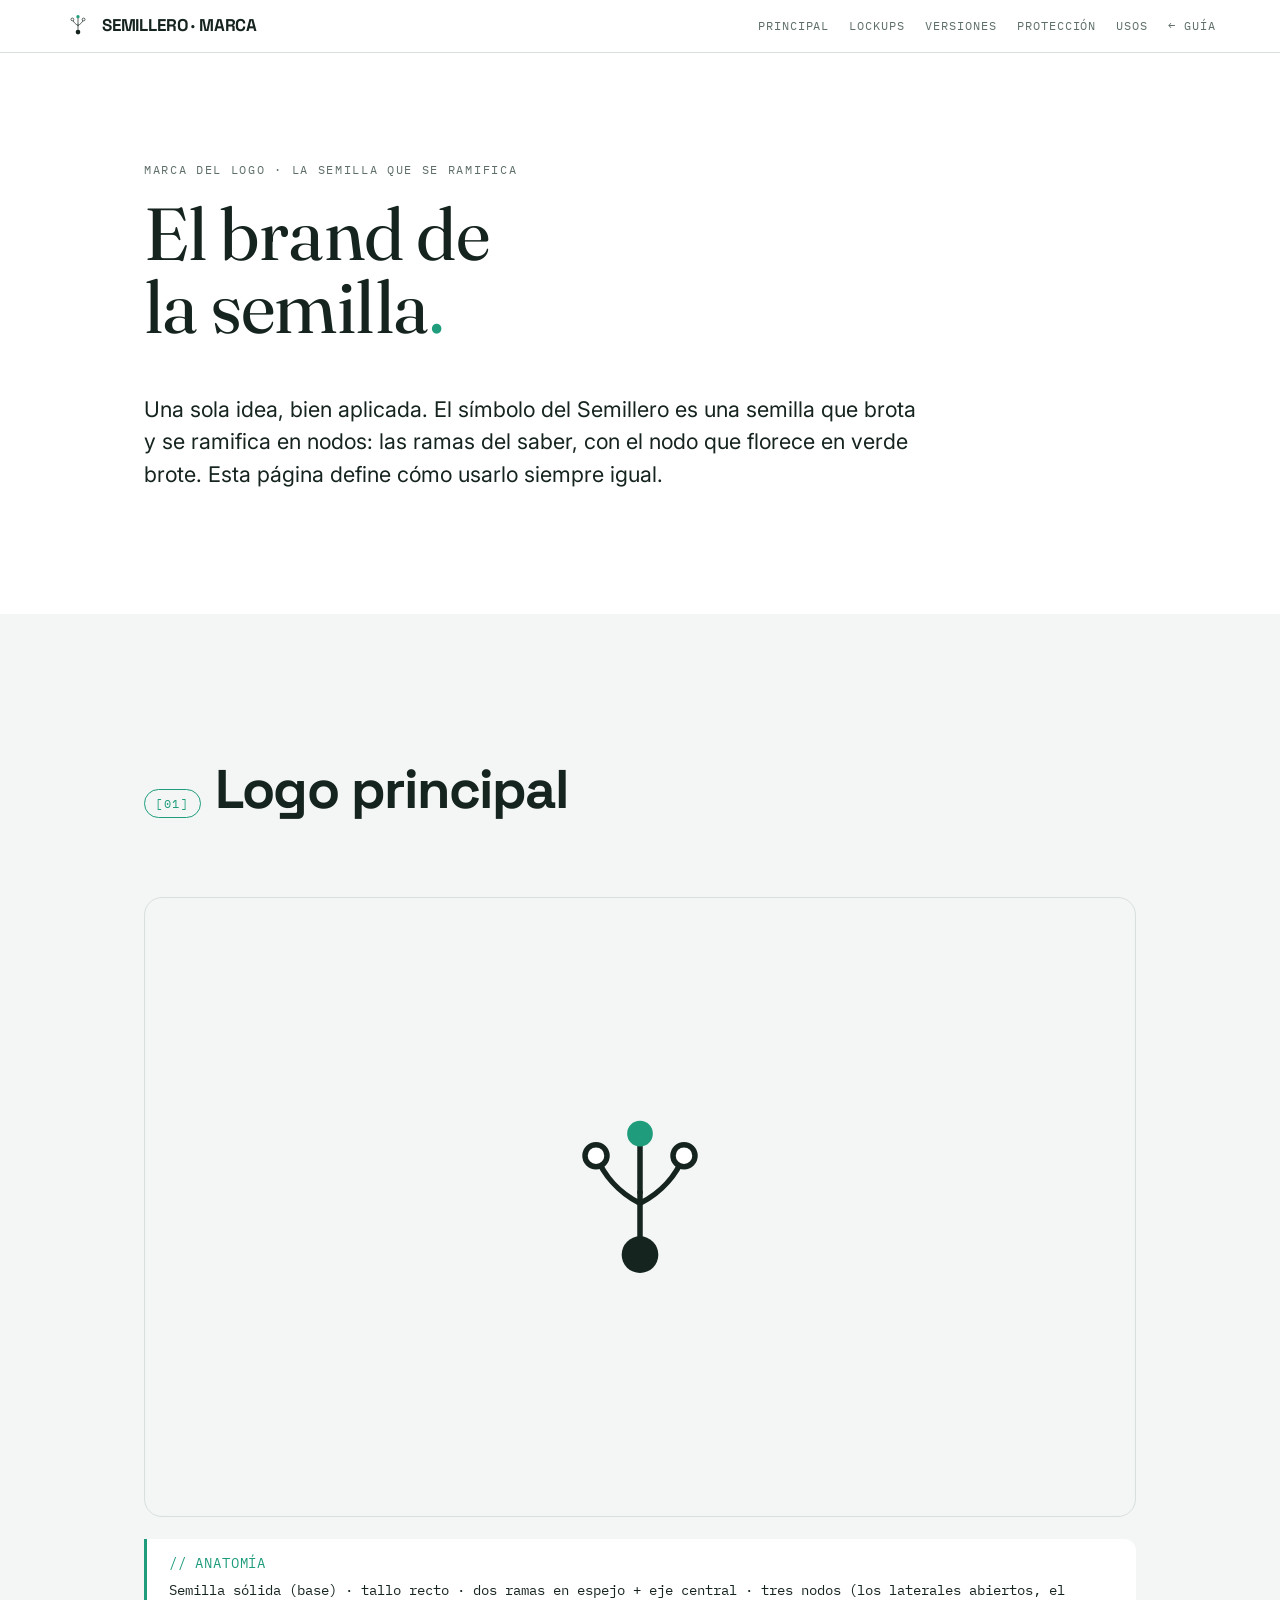
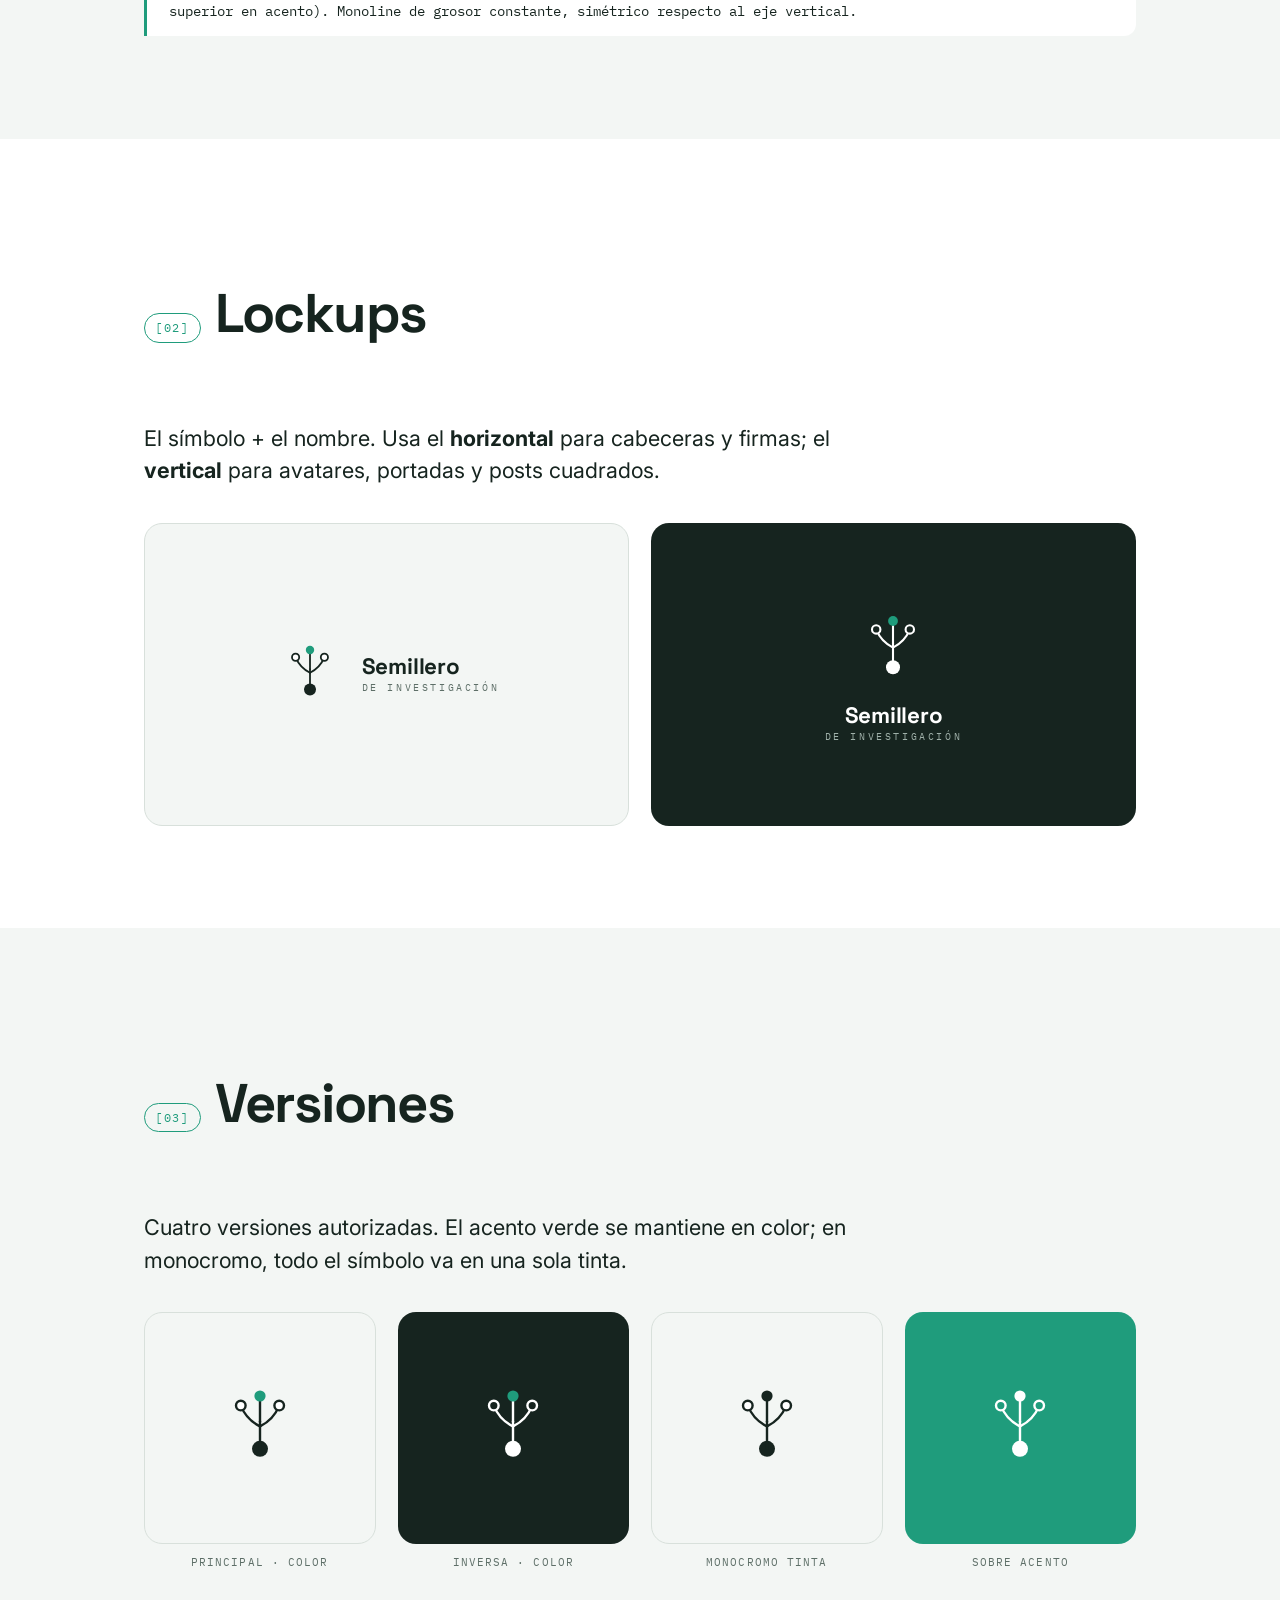
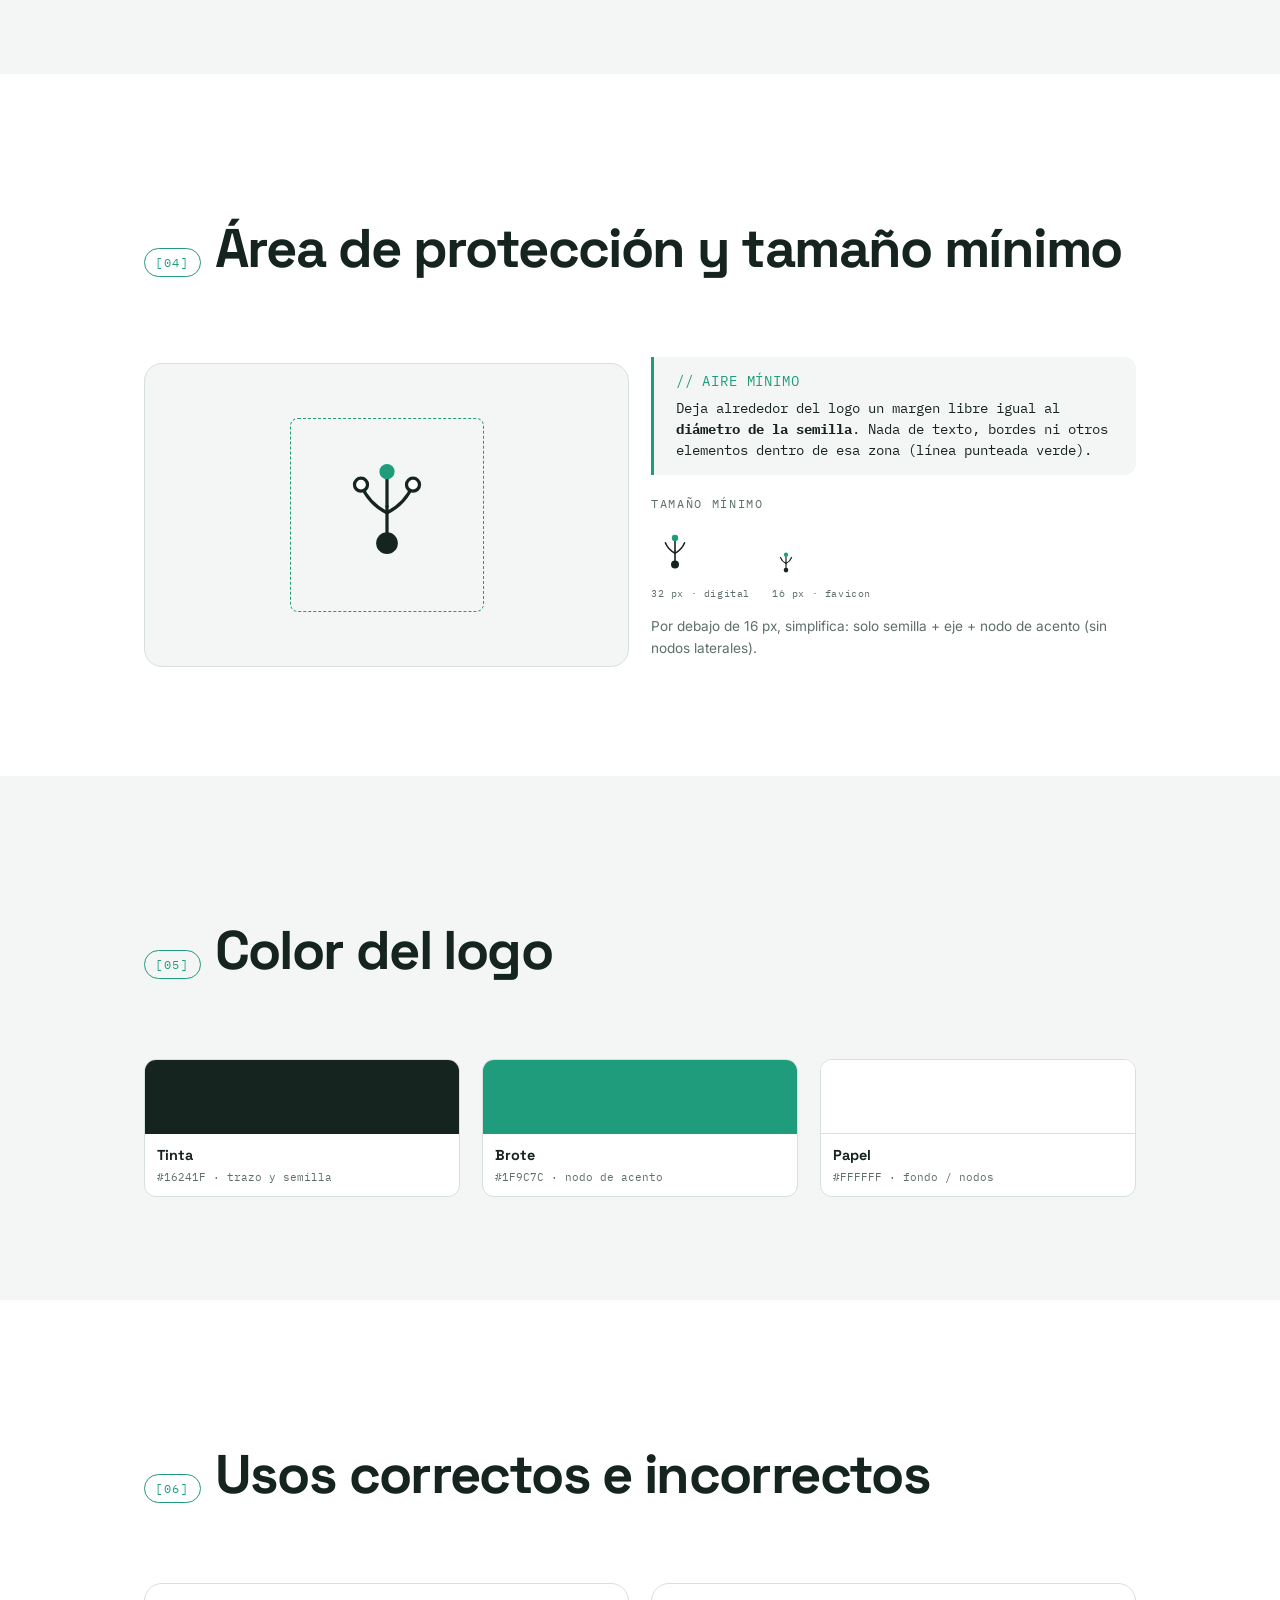
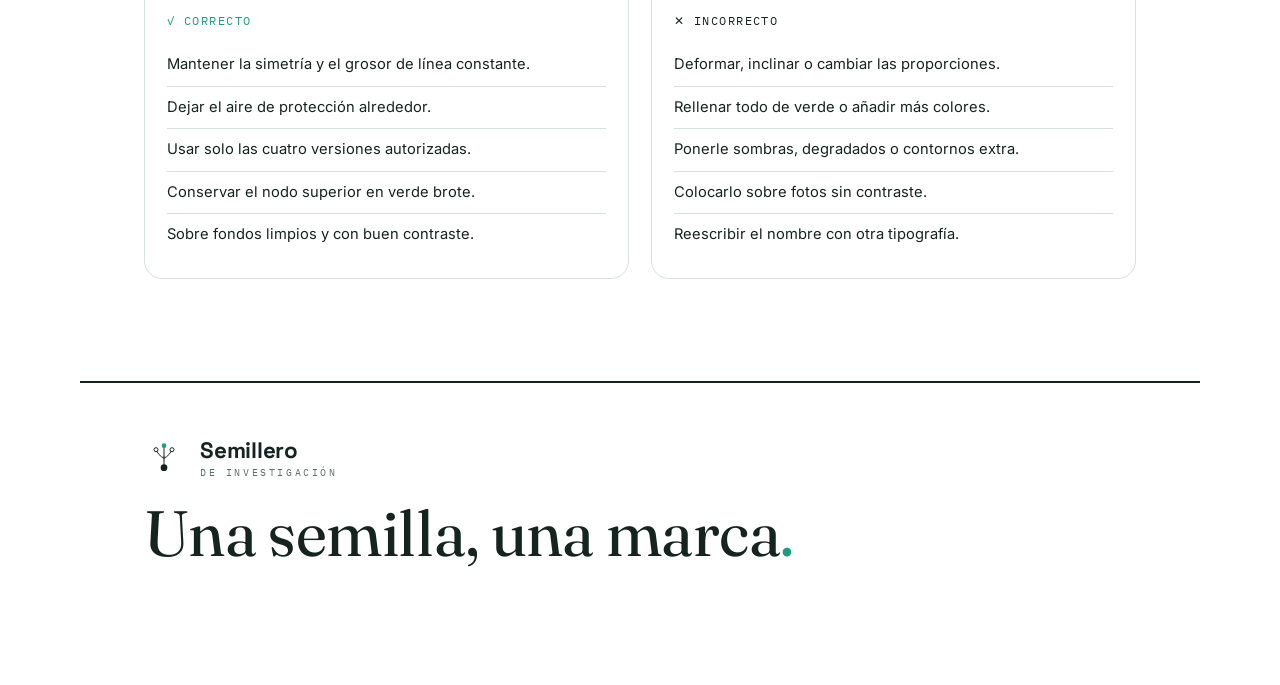
<file: logo.html>
<!DOCTYPE html>
<html lang="es">
<head>
<meta charset="UTF-8">
<meta name="viewport" content="width=device-width, initial-scale=1.0">
<title>Semillero — Marca del logo</title>
<meta name="description" content="Guía de marca del logo del Semillero de Investigación: la semilla que se ramifica. Versiones, lockups, área de protección, tamaño mínimo, color y usos.">
<link rel="preconnect" href="https://fonts.googleapis.com">
<link rel="preconnect" href="https://fonts.gstatic.com" crossorigin>
<link href="https://fonts.googleapis.com/css2?family=Fraunces:opsz,wght@9..144,400..600&family=IBM+Plex+Mono:wght@400;500&family=Inter:wght@400;500&family=Space+Grotesk:wght@500;600;700&display=swap" rel="stylesheet">
<link rel="icon" type="image/svg+xml" href="assets/favicon.svg">
<link rel="stylesheet" href="assets/semillero.css">
<style>
  .stage{ aspect-ratio: 16/10; display:flex; align-items:center; justify-content:center; border-radius: var(--r-lg); }
  .stage--paper{ background: var(--paper); border: var(--hairline); }
  .stage--ink{ background: var(--ink); }
  .stage--brote{ background: var(--brote); }
  .vbox{ display:flex; flex-direction:column; align-items:center; gap:14px; }
  .lockup{ display:flex; align-items:center; gap:16px; }
  .lockup__txt{ display:flex; flex-direction:column; line-height:1; }
  .lockup__name{ font-family: var(--font-sans); font-weight:700; font-size:1.4rem; letter-spacing:-0.01em; }
  .lockup__sub{ font-family: var(--font-mono); font-size:10px; letter-spacing:.26em; text-transform:uppercase; color: var(--muted); margin-top:5px; }
  .mini-row{ display:flex; align-items:flex-end; gap:22px; flex-wrap:wrap; }
  .mini-row figcaption{ font-family: var(--font-mono); font-size:10px; color: var(--muted); text-align:center; margin-top:8px; letter-spacing:.06em; }
  .clearbox{ position:relative; display:inline-block; padding:32px; }
  .clearbox::before{ content:""; position:absolute; inset:0; border:1px dashed var(--brote); border-radius:8px; }
  .swatch__chip{ height:74px; }
  .x{ color: var(--ink); font-weight:700; }
  svg{ display:block; }
</style>
</head>
<body>

<nav class="nav">
  <div class="nav__brand">
    <svg viewBox="0 0 120 120" width="28" height="28" aria-hidden="true">
      <circle cx="60" cy="86" r="10" fill="#16241F"/><path d="M60 86 V52" fill="none" stroke="#16241F" stroke-width="3" stroke-linecap="round"/>
      <g fill="none" stroke="#16241F" stroke-width="3" stroke-linecap="round"><path d="M60 58 C48 52 40 42 36 32"/><path d="M60 58 C72 52 80 42 84 32"/><path d="M60 52 V24"/></g>
      <circle cx="36" cy="32" r="6" fill="#fff" stroke="#16241F" stroke-width="3"/><circle cx="84" cy="32" r="6" fill="#fff" stroke="#16241F" stroke-width="3"/><circle cx="60" cy="20" r="7" fill="#1F9C7C"/>
    </svg>
    SEMILLERO · MARCA
  </div>
  <div class="nav__links">
    <a href="#principal">Principal</a>
    <a href="#lockup">Lockups</a>
    <a href="#versiones">Versiones</a>
    <a href="#proteccion">Protección</a>
    <a href="#usos">Usos</a>
    <a href="index.html">← Guía</a>
  </div>
</nav>

<!-- HERO -->
<header class="container section">
  <span class="kicker">Marca del logo · La semilla que se ramifica</span>
  <h1 class="display u-mt-3" style="font-size:clamp(2.4rem,8vw,4.6rem)">El brand de<br>la semilla<span class="dot">.</span></h1>
  <p class="lead u-mt-4" style="max-width:60ch">Una sola idea, bien aplicada. El símbolo del Semillero es una semilla que brota y se ramifica en nodos: las ramas del saber, con el nodo que florece en verde brote. Esta página define cómo usarlo siempre igual.</p>
</header>

<!-- 01 PRINCIPAL -->
<section id="principal" class="section section--paper">
  <div class="container">
    <div class="sec-head"><span class="sec-num">[01]</span><h2 class="sec-title">Logo principal</h2></div>
    <div class="stage stage--paper" style="margin-bottom:var(--s-4)">
      <svg viewBox="0 0 120 120" width="220" height="220" role="img" aria-label="Logo Semillero">
        <circle cx="60" cy="86" r="10" fill="#16241F"/>
        <path d="M60 86 V52" fill="none" stroke="#16241F" stroke-width="3" stroke-linecap="round"/>
        <g fill="none" stroke="#16241F" stroke-width="3" stroke-linecap="round"><path d="M60 58 C48 52 40 42 36 32"/><path d="M60 58 C72 52 80 42 84 32"/><path d="M60 52 V24"/></g>
        <circle cx="36" cy="32" r="6" fill="#fff" stroke="#16241F" stroke-width="3"/>
        <circle cx="84" cy="32" r="6" fill="#fff" stroke="#16241F" stroke-width="3"/>
        <circle cx="60" cy="20" r="7" fill="#1F9C7C"/>
      </svg>
    </div>
    <div class="note" style="background:#fff"><span class="note__code">// ANATOMÍA</span>Semilla sólida (base) · tallo recto · dos ramas en espejo + eje central · tres nodos (los laterales abiertos, el superior en acento). Monoline de grosor constante, simétrico respecto al eje vertical.</div>
  </div>
</section>

<!-- 02 LOCKUPS -->
<section id="lockup" class="section container">
  <div class="sec-head"><span class="sec-num">[02]</span><h2 class="sec-title">Lockups</h2></div>
  <p class="lead" style="max-width:58ch; margin-bottom:var(--s-5)">El símbolo + el nombre. Usa el <b>horizontal</b> para cabeceras y firmas; el <b>vertical</b> para avatares, portadas y posts cuadrados.</p>
  <div class="grid grid-2">
    <!-- horizontal -->
    <div class="stage stage--paper">
      <div class="lockup">
        <svg viewBox="0 0 120 120" width="72" height="72" aria-hidden="true">
          <circle cx="60" cy="86" r="10" fill="#16241F"/><path d="M60 86 V52" fill="none" stroke="#16241F" stroke-width="3" stroke-linecap="round"/>
          <g fill="none" stroke="#16241F" stroke-width="3" stroke-linecap="round"><path d="M60 58 C48 52 40 42 36 32"/><path d="M60 58 C72 52 80 42 84 32"/><path d="M60 52 V24"/></g>
          <circle cx="36" cy="32" r="6" fill="#fff" stroke="#16241F" stroke-width="3"/><circle cx="84" cy="32" r="6" fill="#fff" stroke="#16241F" stroke-width="3"/><circle cx="60" cy="20" r="7" fill="#1F9C7C"/>
        </svg>
        <div class="lockup__txt"><span class="lockup__name">Semillero</span><span class="lockup__sub">de investigación</span></div>
      </div>
    </div>
    <!-- vertical -->
    <div class="stage stage--ink">
      <div class="vbox">
        <svg viewBox="0 0 120 120" width="84" height="84" aria-hidden="true">
          <circle cx="60" cy="86" r="10" fill="#fff"/><path d="M60 86 V52" fill="none" stroke="#fff" stroke-width="3" stroke-linecap="round"/>
          <g fill="none" stroke="#fff" stroke-width="3" stroke-linecap="round"><path d="M60 58 C48 52 40 42 36 32"/><path d="M60 58 C72 52 80 42 84 32"/><path d="M60 52 V24"/></g>
          <circle cx="36" cy="32" r="6" fill="#16241F" stroke="#fff" stroke-width="3"/><circle cx="84" cy="32" r="6" fill="#16241F" stroke="#fff" stroke-width="3"/><circle cx="60" cy="20" r="7" fill="#1F9C7C"/>
        </svg>
        <div class="lockup__txt" style="align-items:center; text-align:center;"><span class="lockup__name" style="color:#fff">Semillero</span><span class="lockup__sub" style="color:#9fb0a9">de investigación</span></div>
      </div>
    </div>
  </div>
</section>

<!-- 03 VERSIONES -->
<section id="versiones" class="section section--paper">
  <div class="container">
    <div class="sec-head"><span class="sec-num">[03]</span><h2 class="sec-title">Versiones</h2></div>
    <p class="lead" style="max-width:58ch; margin-bottom:var(--s-5)">Cuatro versiones autorizadas. El acento verde se mantiene en color; en monocromo, todo el símbolo va en una sola tinta.</p>
    <div class="grid grid-4">
      <figure style="margin:0">
        <div class="stage stage--paper" style="aspect-ratio:1/1">
          <svg viewBox="0 0 120 120" width="96" height="96" aria-hidden="true">
            <circle cx="60" cy="86" r="10" fill="#16241F"/><path d="M60 86 V52" fill="none" stroke="#16241F" stroke-width="3" stroke-linecap="round"/>
            <g fill="none" stroke="#16241F" stroke-width="3" stroke-linecap="round"><path d="M60 58 C48 52 40 42 36 32"/><path d="M60 58 C72 52 80 42 84 32"/><path d="M60 52 V24"/></g>
            <circle cx="36" cy="32" r="6" fill="#fff" stroke="#16241F" stroke-width="3"/><circle cx="84" cy="32" r="6" fill="#fff" stroke="#16241F" stroke-width="3"/><circle cx="60" cy="20" r="7" fill="#1F9C7C"/>
          </svg>
        </div>
        <figcaption class="archive" style="text-align:center; margin-top:10px">Principal · color</figcaption>
      </figure>
      <figure style="margin:0">
        <div class="stage stage--ink" style="aspect-ratio:1/1">
          <svg viewBox="0 0 120 120" width="96" height="96" aria-hidden="true">
            <circle cx="60" cy="86" r="10" fill="#fff"/><path d="M60 86 V52" fill="none" stroke="#fff" stroke-width="3" stroke-linecap="round"/>
            <g fill="none" stroke="#fff" stroke-width="3" stroke-linecap="round"><path d="M60 58 C48 52 40 42 36 32"/><path d="M60 58 C72 52 80 42 84 32"/><path d="M60 52 V24"/></g>
            <circle cx="36" cy="32" r="6" fill="#16241F" stroke="#fff" stroke-width="3"/><circle cx="84" cy="32" r="6" fill="#16241F" stroke="#fff" stroke-width="3"/><circle cx="60" cy="20" r="7" fill="#1F9C7C"/>
          </svg>
        </div>
        <figcaption class="archive" style="text-align:center; margin-top:10px">Inversa · color</figcaption>
      </figure>
      <figure style="margin:0">
        <div class="stage stage--paper" style="aspect-ratio:1/1">
          <svg viewBox="0 0 120 120" width="96" height="96" aria-hidden="true">
            <circle cx="60" cy="86" r="10" fill="#16241F"/><path d="M60 86 V52" fill="none" stroke="#16241F" stroke-width="3" stroke-linecap="round"/>
            <g fill="none" stroke="#16241F" stroke-width="3" stroke-linecap="round"><path d="M60 58 C48 52 40 42 36 32"/><path d="M60 58 C72 52 80 42 84 32"/><path d="M60 52 V24"/></g>
            <circle cx="36" cy="32" r="6" fill="#fff" stroke="#16241F" stroke-width="3"/><circle cx="84" cy="32" r="6" fill="#fff" stroke="#16241F" stroke-width="3"/><circle cx="60" cy="20" r="7" fill="#16241F"/>
          </svg>
        </div>
        <figcaption class="archive" style="text-align:center; margin-top:10px">Monocromo tinta</figcaption>
      </figure>
      <figure style="margin:0">
        <div class="stage stage--brote" style="aspect-ratio:1/1">
          <svg viewBox="0 0 120 120" width="96" height="96" aria-hidden="true">
            <circle cx="60" cy="86" r="10" fill="#fff"/><path d="M60 86 V52" fill="none" stroke="#fff" stroke-width="3" stroke-linecap="round"/>
            <g fill="none" stroke="#fff" stroke-width="3" stroke-linecap="round"><path d="M60 58 C48 52 40 42 36 32"/><path d="M60 58 C72 52 80 42 84 32"/><path d="M60 52 V24"/></g>
            <circle cx="36" cy="32" r="6" fill="#1F9C7C" stroke="#fff" stroke-width="3"/><circle cx="84" cy="32" r="6" fill="#1F9C7C" stroke="#fff" stroke-width="3"/><circle cx="60" cy="20" r="7" fill="#fff"/>
          </svg>
        </div>
        <figcaption class="archive" style="text-align:center; margin-top:10px">Sobre acento</figcaption>
      </figure>
    </div>
  </div>
</section>

<!-- 04 PROTECCIÓN Y TAMAÑO -->
<section id="proteccion" class="section container">
  <div class="sec-head"><span class="sec-num">[04]</span><h2 class="sec-title">Área de protección y tamaño mínimo</h2></div>
  <div class="grid grid-2" style="align-items:center">
    <div class="stage stage--paper">
      <div class="clearbox">
        <svg viewBox="0 0 120 120" width="130" height="130" aria-hidden="true">
          <circle cx="60" cy="86" r="10" fill="#16241F"/><path d="M60 86 V52" fill="none" stroke="#16241F" stroke-width="3" stroke-linecap="round"/>
          <g fill="none" stroke="#16241F" stroke-width="3" stroke-linecap="round"><path d="M60 58 C48 52 40 42 36 32"/><path d="M60 58 C72 52 80 42 84 32"/><path d="M60 52 V24"/></g>
          <circle cx="36" cy="32" r="6" fill="#fff" stroke="#16241F" stroke-width="3"/><circle cx="84" cy="32" r="6" fill="#fff" stroke="#16241F" stroke-width="3"/><circle cx="60" cy="20" r="7" fill="#1F9C7C"/>
        </svg>
      </div>
    </div>
    <div class="stack">
      <div class="note"><span class="note__code">// AIRE MÍNIMO</span>Deja alrededor del logo un margen libre igual al <b>diámetro de la semilla</b>. Nada de texto, bordes ni otros elementos dentro de esa zona (línea punteada verde).</div>
      <div>
        <span class="kicker">Tamaño mínimo</span>
        <div class="mini-row u-mt-3">
          <figure style="margin:0; text-align:center">
            <svg viewBox="0 0 120 120" width="48" height="48" aria-hidden="true">
              <circle cx="60" cy="86" r="10" fill="#16241F"/><path d="M60 86 V52" fill="none" stroke="#16241F" stroke-width="4" stroke-linecap="round"/>
              <g fill="none" stroke="#16241F" stroke-width="4" stroke-linecap="round"><path d="M60 58 C48 52 40 42 36 32"/><path d="M60 58 C72 52 80 42 84 32"/><path d="M60 52 V24"/></g>
              <circle cx="60" cy="20" r="8" fill="#1F9C7C"/>
            </svg>
            <figcaption>32 px · digital</figcaption>
          </figure>
          <figure style="margin:0; text-align:center">
            <svg viewBox="0 0 120 120" width="28" height="28" aria-hidden="true">
              <circle cx="60" cy="86" r="10" fill="#16241F"/><path d="M60 86 V52" fill="none" stroke="#16241F" stroke-width="5" stroke-linecap="round"/>
              <g fill="none" stroke="#16241F" stroke-width="5" stroke-linecap="round"><path d="M60 58 C48 52 40 42 36 32"/><path d="M60 58 C72 52 80 42 84 32"/><path d="M60 52 V24"/></g>
              <circle cx="60" cy="20" r="9" fill="#1F9C7C"/>
            </svg>
            <figcaption>16 px · favicon</figcaption>
          </figure>
        </div>
        <p class="small muted u-mt-3">Por debajo de 16 px, simplifica: solo semilla + eje + nodo de acento (sin nodos laterales).</p>
      </div>
    </div>
  </div>
</section>

<!-- 05 COLOR DEL LOGO -->
<section class="section section--paper">
  <div class="container">
    <div class="sec-head"><span class="sec-num">[05]</span><h2 class="sec-title">Color del logo</h2></div>
    <div class="grid grid-3">
      <div class="swatch"><div class="swatch__chip" style="background:#16241F"></div><div class="swatch__meta"><b>Tinta</b><span>#16241F · trazo y semilla</span></div></div>
      <div class="swatch"><div class="swatch__chip" style="background:#1F9C7C"></div><div class="swatch__meta"><b>Brote</b><span>#1F9C7C · nodo de acento</span></div></div>
      <div class="swatch"><div class="swatch__chip" style="background:#FFFFFF; border-bottom:1px solid #D8E0DB"></div><div class="swatch__meta"><b>Papel</b><span>#FFFFFF · fondo / nodos</span></div></div>
    </div>
  </div>
</section>

<!-- 06 USOS -->
<section id="usos" class="section container">
  <div class="sec-head"><span class="sec-num">[06]</span><h2 class="sec-title">Usos correctos e incorrectos</h2></div>
  <div class="grid grid-2">
    <div class="judge judge--do">
      <span class="judge__tag">✓ Correcto</span>
      <ul>
        <li>Mantener la simetría y el grosor de línea constante.</li>
        <li>Dejar el aire de protección alrededor.</li>
        <li>Usar solo las cuatro versiones autorizadas.</li>
        <li>Conservar el nodo superior en verde brote.</li>
        <li>Sobre fondos limpios y con buen contraste.</li>
      </ul>
    </div>
    <div class="judge judge--dont">
      <span class="judge__tag">✕ Incorrecto</span>
      <ul>
        <li>Deformar, inclinar o cambiar las proporciones.</li>
        <li>Rellenar todo de verde o añadir más colores.</li>
        <li>Ponerle sombras, degradados o contornos extra.</li>
        <li>Colocarlo sobre fotos sin contraste.</li>
        <li>Reescribir el nombre con otra tipografía.</li>
      </ul>
    </div>
  </div>
</section>

<footer class="footer container">
  <div class="lockup">
    <svg viewBox="0 0 120 120" width="40" height="40" aria-hidden="true">
      <circle cx="60" cy="86" r="10" fill="#16241F"/><path d="M60 86 V52" fill="none" stroke="#16241F" stroke-width="3" stroke-linecap="round"/>
      <g fill="none" stroke="#16241F" stroke-width="3" stroke-linecap="round"><path d="M60 58 C48 52 40 42 36 32"/><path d="M60 58 C72 52 80 42 84 32"/><path d="M60 52 V24"/></g>
      <circle cx="36" cy="32" r="6" fill="#fff" stroke="#16241F" stroke-width="3"/><circle cx="84" cy="32" r="6" fill="#fff" stroke="#16241F" stroke-width="3"/><circle cx="60" cy="20" r="7" fill="#1F9C7C"/>
    </svg>
    <div class="lockup__txt"><span class="lockup__name">Semillero</span><span class="lockup__sub">de investigación</span></div>
  </div>
  <p class="display u-mt-4" style="font-size:clamp(1.8rem,7vw,4rem)">Una semilla, una marca<span class="dot">.</span></p>
</footer>

</body>
</html>
</file>
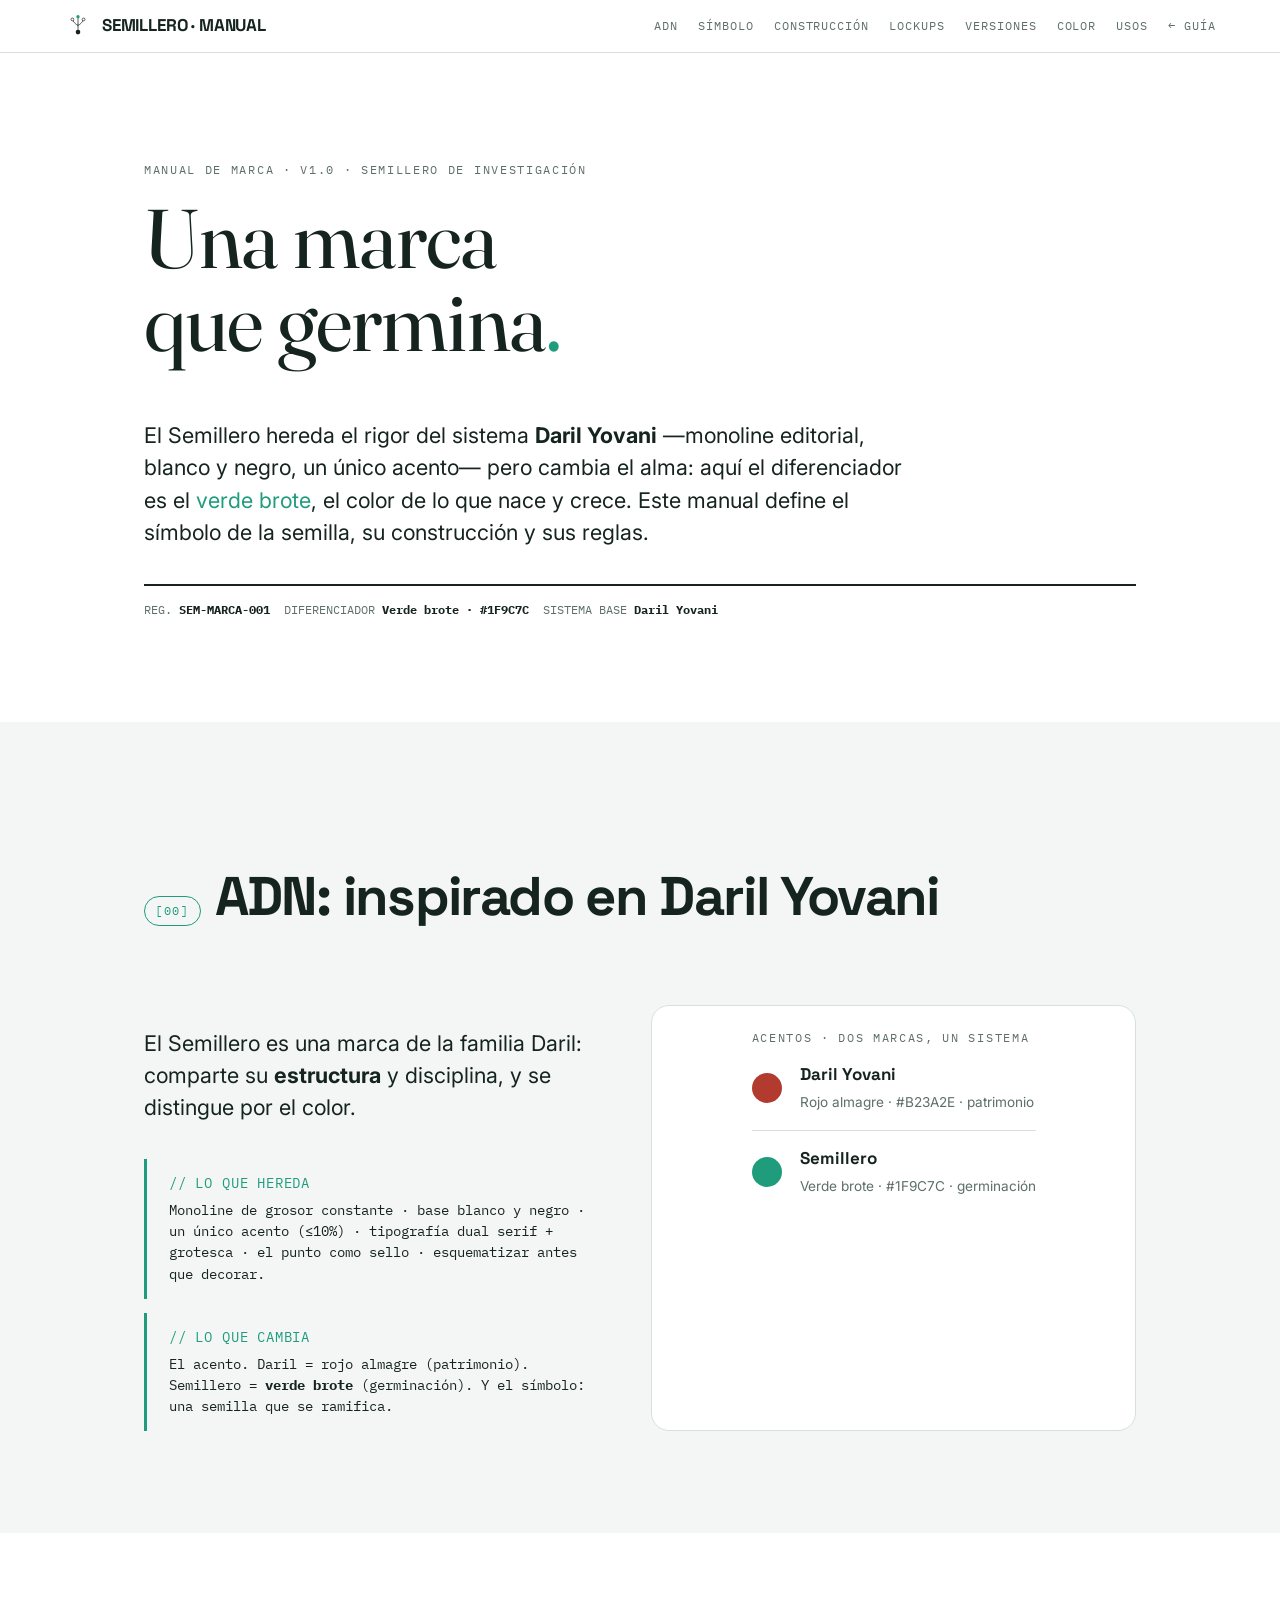
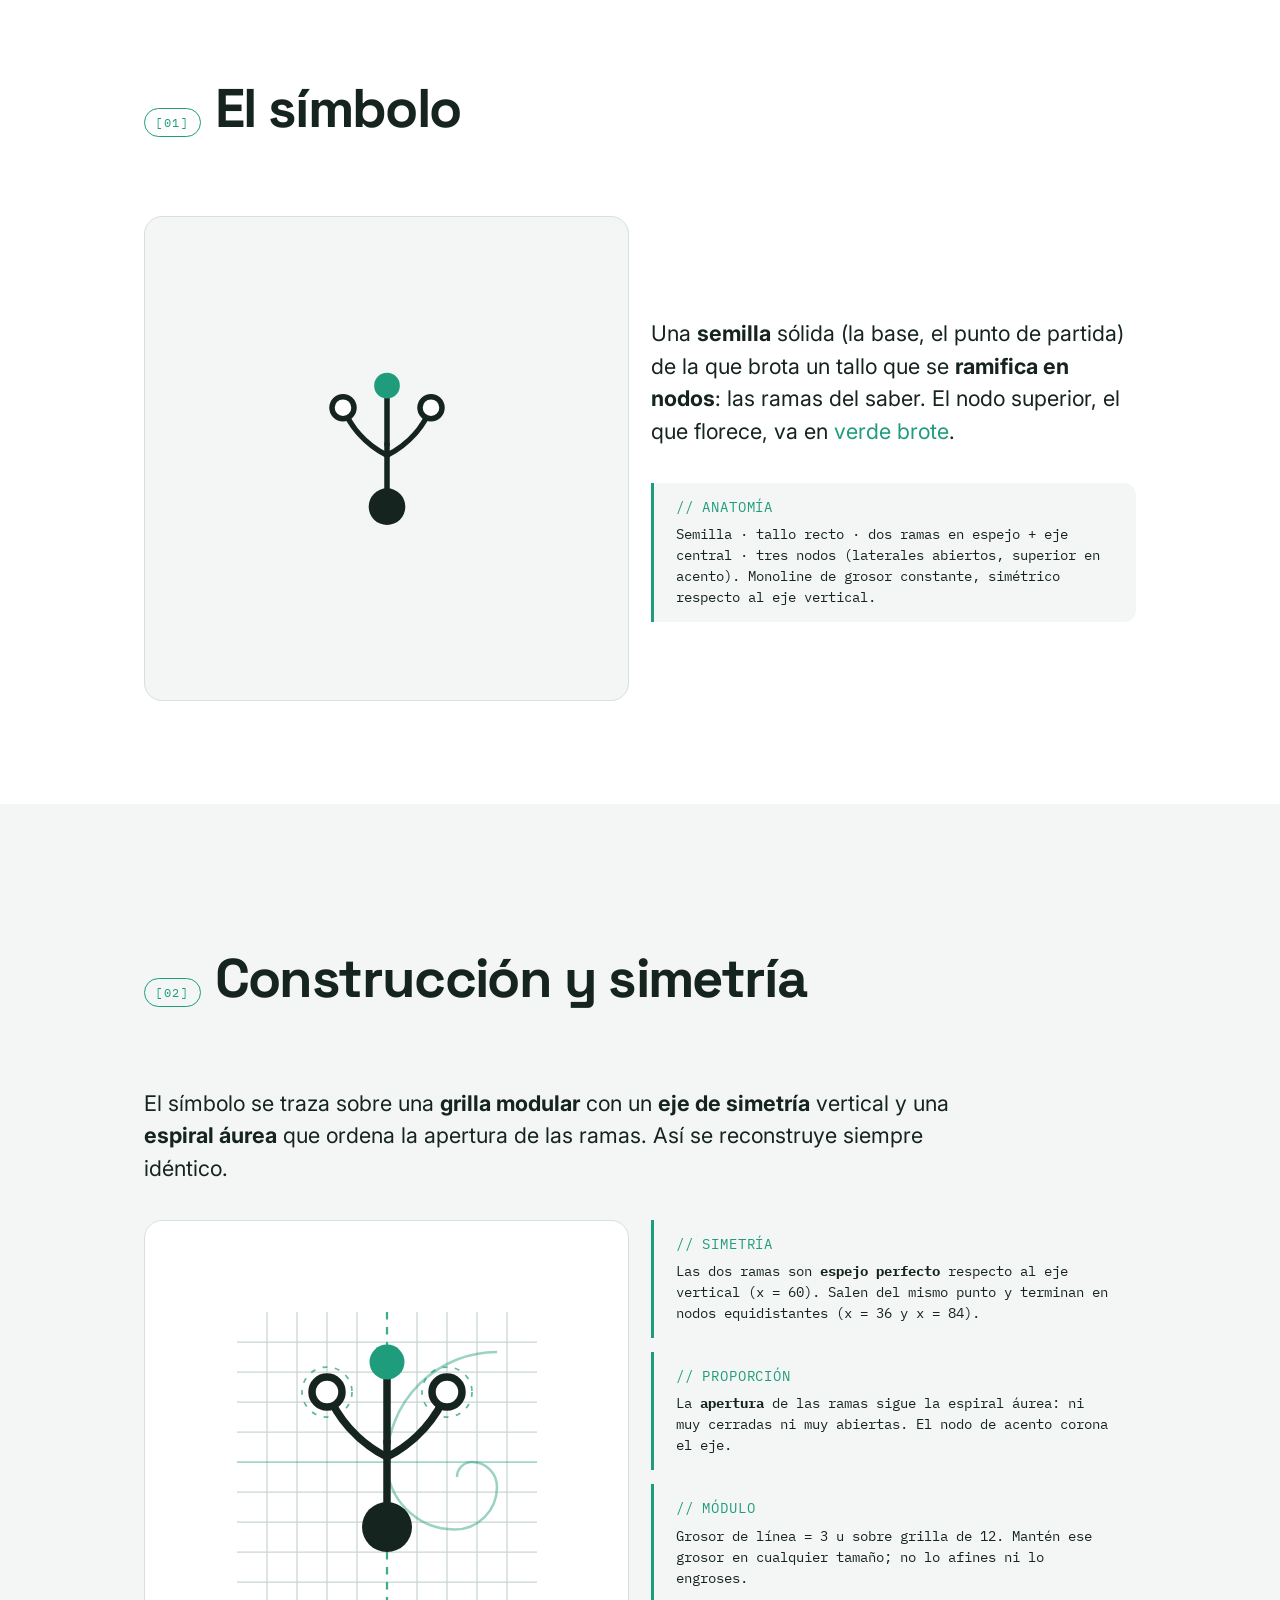
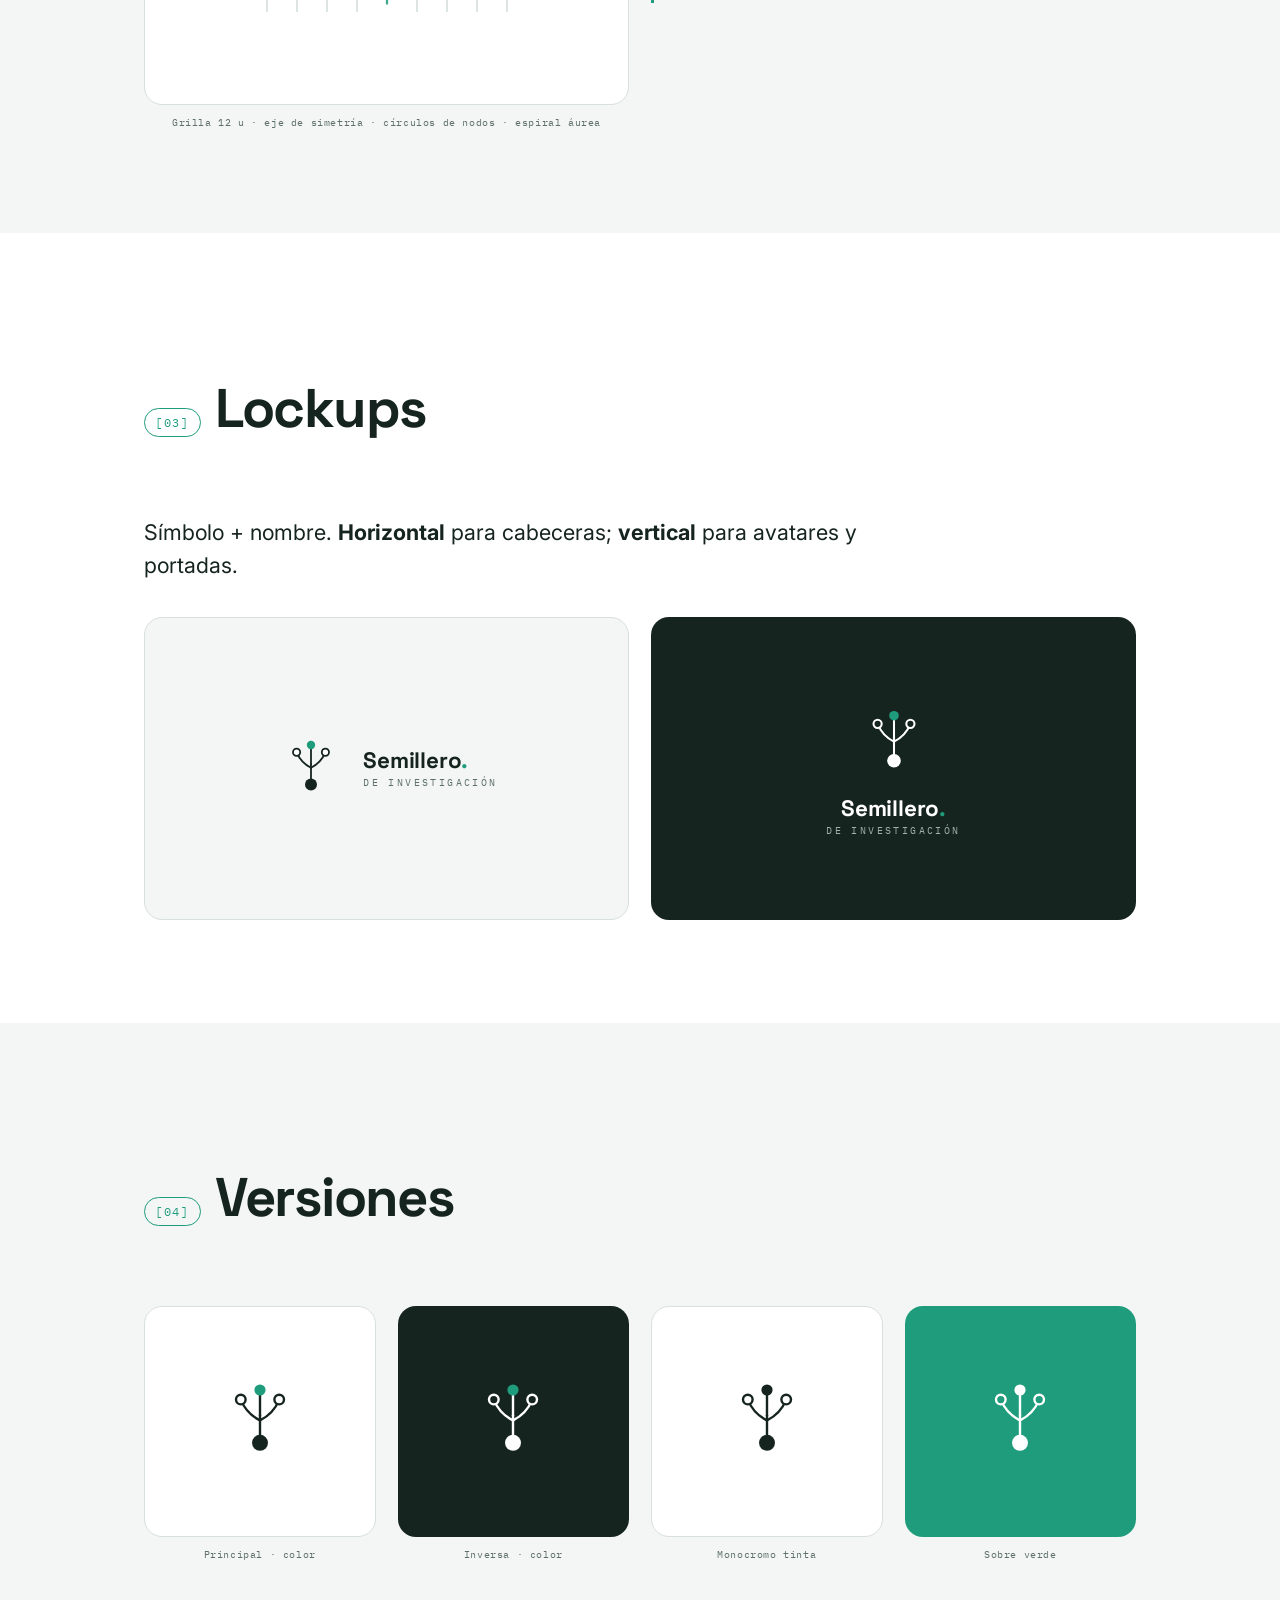
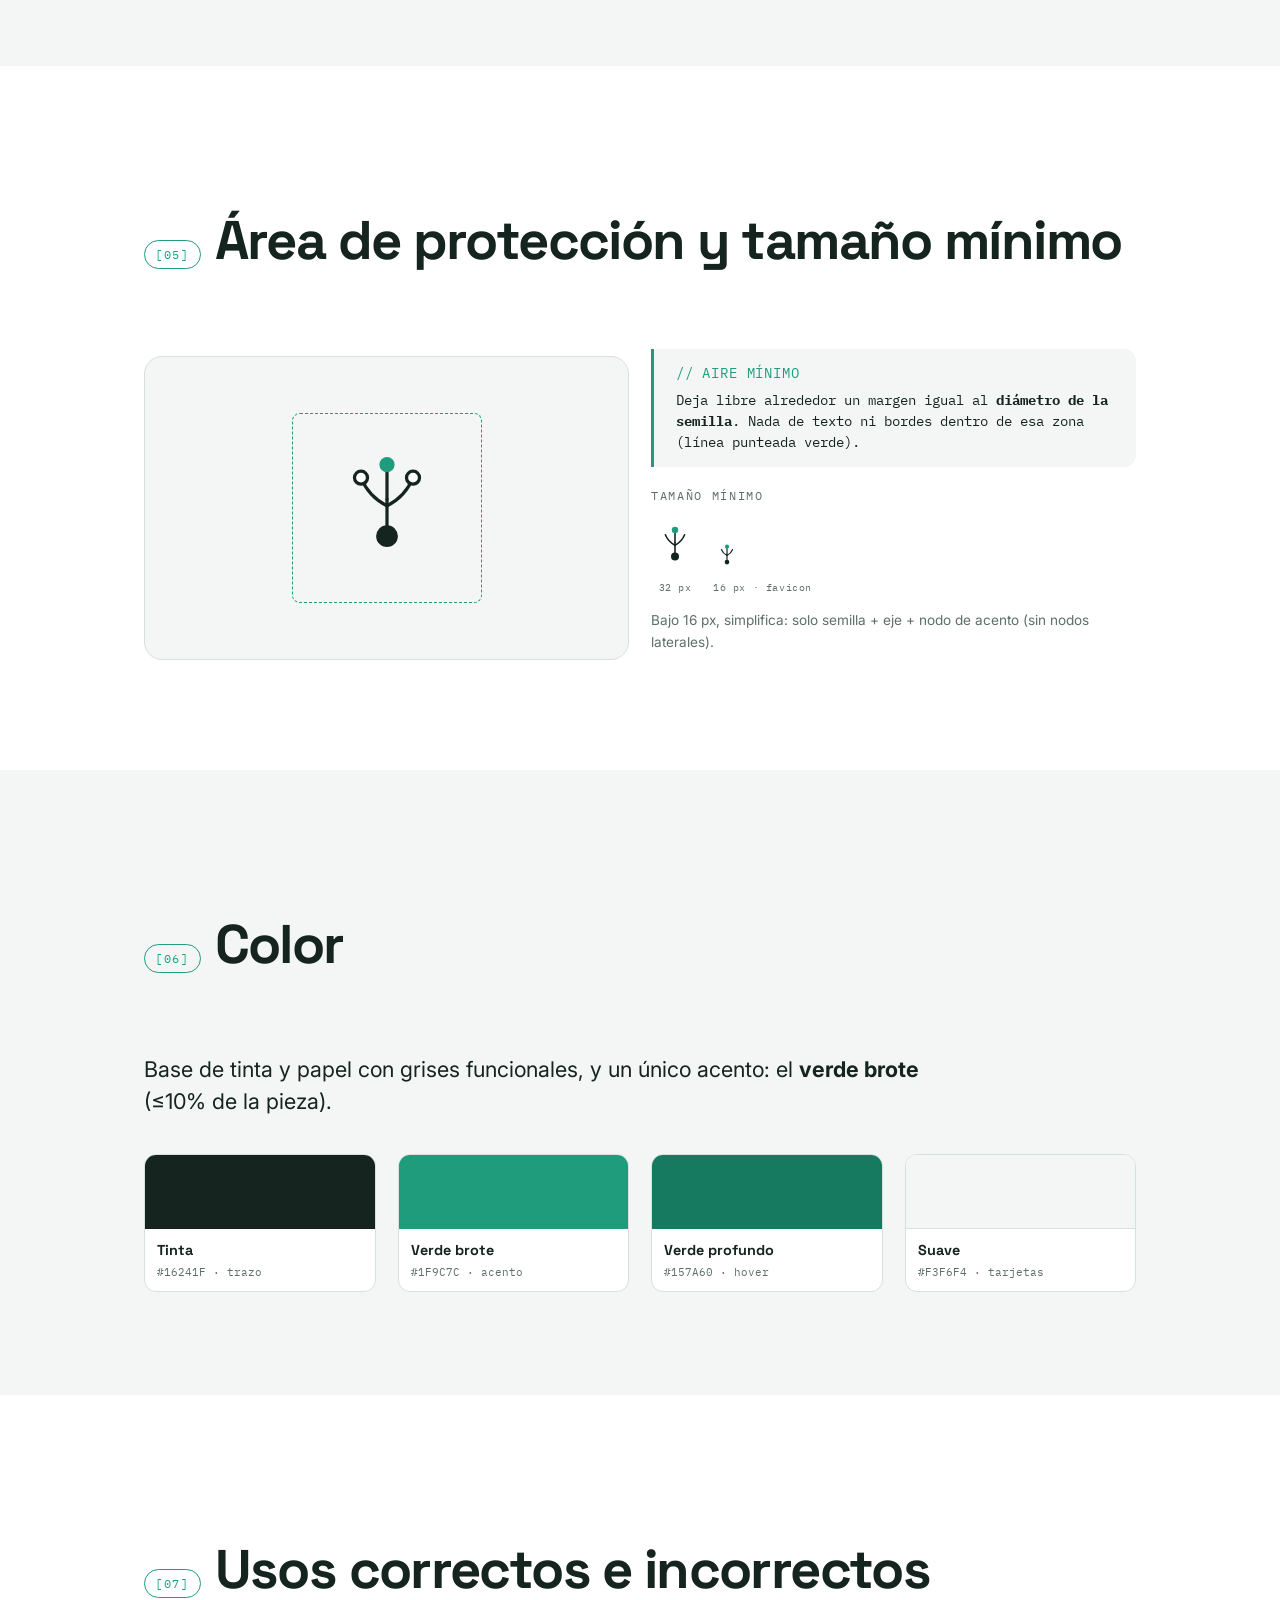
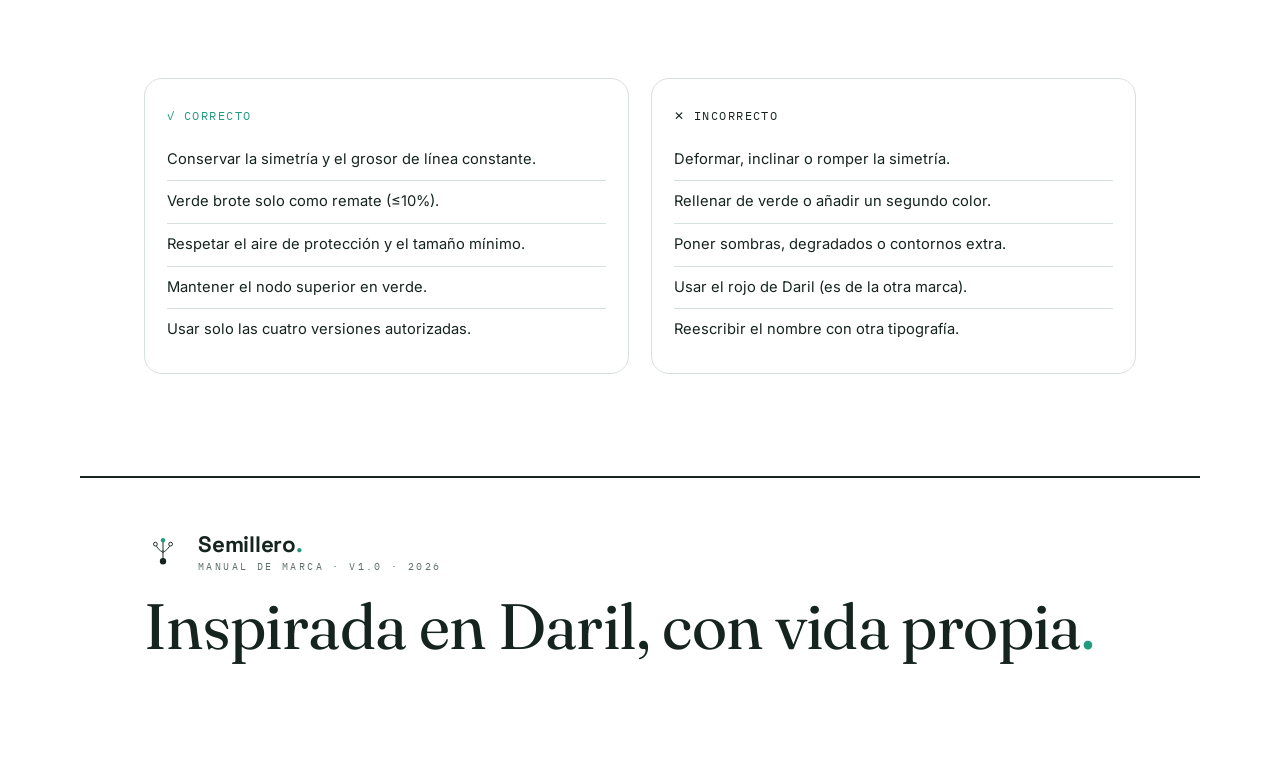
<file: manual-marca.html>
<!DOCTYPE html>
<html lang="es">
<head>
<meta charset="UTF-8">
<meta name="viewport" content="width=device-width, initial-scale=1.0">
<title>Semillero de Investigación — Manual de Marca</title>
<meta name="description" content="Manual de marca del Semillero de Investigación: el logo de la semilla con grilla de construcción, simetría y espiral áurea. Verde como diferenciador. Inspirado en el sistema Daril Yovani.">
<link rel="preconnect" href="https://fonts.googleapis.com">
<link rel="preconnect" href="https://fonts.gstatic.com" crossorigin>
<link href="https://fonts.googleapis.com/css2?family=Fraunces:ital,opsz,wght@0,9..144,300..600;1,9..144,300..600&family=IBM+Plex+Mono:wght@400;500;600&family=Inter:wght@400;500;600&family=Space+Grotesk:wght@400;500;600;700&display=swap" rel="stylesheet">
<link rel="icon" type="image/svg+xml" href="assets/favicon.svg">
<link rel="stylesheet" href="assets/semillero.css">
<style>
  .stage{ display:flex; align-items:center; justify-content:center; border-radius:var(--r-lg); aspect-ratio:16/10; }
  .stage--paper{ background:#fff; border:var(--hairline); }
  .stage--soft{ background:var(--paper); border:var(--hairline); }
  .stage--ink{ background:var(--ink); }
  .stage--brote{ background:var(--brote); }
  .stage--sq{ aspect-ratio:1/1; }
  .lockup{ display:flex; align-items:center; gap:16px; }
  .lockup__txt{ display:flex; flex-direction:column; line-height:1; }
  .lockup__name{ font-family:var(--font-sans); font-weight:700; font-size:1.4rem; letter-spacing:-0.01em; }
  .lockup__sub{ font-family:var(--font-mono); font-size:10px; letter-spacing:.24em; text-transform:uppercase; color:var(--muted); margin-top:6px; }
  .clearbox{ position:relative; display:inline-block; padding:30px; }
  .clearbox::before{ content:""; position:absolute; inset:0; border:1px dashed var(--brote); border-radius:8px; }
  figcaption{ font-family:var(--font-mono); font-size:10px; letter-spacing:.06em; color:var(--muted); text-align:center; margin-top:10px; }
  .swatch__chip{ height:74px; }
  .inspira{ display:flex; align-items:center; gap:18px; flex-wrap:wrap; }
  .inspira__dot{ width:30px; height:30px; border-radius:50%; flex:none; }
  svg{ display:block; }
</style>
</head>
<body>

<nav class="nav">
  <div class="nav__brand">
    <svg viewBox="0 0 120 120" width="28" height="28" aria-hidden="true">
      <circle cx="60" cy="86" r="10" fill="#16241F"/><path d="M60 86 V52" fill="none" stroke="#16241F" stroke-width="3" stroke-linecap="round"/>
      <g fill="none" stroke="#16241F" stroke-width="3" stroke-linecap="round"><path d="M60 58 C48 52 40 42 36 32"/><path d="M60 58 C72 52 80 42 84 32"/><path d="M60 52 V24"/></g>
      <circle cx="36" cy="32" r="6" fill="#fff" stroke="#16241F" stroke-width="3"/><circle cx="84" cy="32" r="6" fill="#fff" stroke="#16241F" stroke-width="3"/><circle cx="60" cy="20" r="7" fill="#1F9C7C"/>
    </svg>
    SEMILLERO · MANUAL
  </div>
  <div class="nav__links">
    <a href="#adn">ADN</a>
    <a href="#simbolo">Símbolo</a>
    <a href="#construccion">Construcción</a>
    <a href="#lockup">Lockups</a>
    <a href="#versiones">Versiones</a>
    <a href="#color">Color</a>
    <a href="#usos">Usos</a>
    <a href="index.html">← Guía</a>
  </div>
</nav>

<!-- HERO -->
<header class="container section">
  <span class="kicker">Manual de marca · v1.0 · Semillero de Investigación</span>
  <h1 class="display u-mt-3" style="font-size:clamp(2.4rem,8vw,5.2rem)">Una marca<br>que germina<span class="dot">.</span></h1>
  <p class="lead u-mt-4" style="max-width:60ch">El Semillero hereda el rigor del sistema <b>Daril Yovani</b> —monoline editorial, blanco y negro, un único acento— pero cambia el alma: aquí el diferenciador es el <span class="accent">verde brote</span>, el color de lo que nace y crece. Este manual define el símbolo de la semilla, su construcción y sus reglas.</p>
  <div class="u-flex u-wrap u-gap-3 u-mt-5" style="font-family:var(--font-mono); font-size:12px; color:var(--muted); border-top:var(--rule); padding-top:var(--s-3)">
    <span>REG. <b style="color:var(--ink)">SEM-MARCA-001</b></span>
    <span>DIFERENCIADOR <b style="color:var(--ink)">Verde brote · #1F9C7C</b></span>
    <span>SISTEMA BASE <b style="color:var(--ink)">Daril Yovani</b></span>
  </div>
</header>

<!-- 00 ADN / INSPIRACIÓN -->
<section id="adn" class="section section--paper">
  <div class="container">
    <div class="sec-head"><span class="sec-num">[00]</span><h2 class="sec-title">ADN: inspirado en Daril Yovani</h2></div>
    <div class="grid grid-2">
      <div class="stack">
        <p class="lead">El Semillero es una marca de la familia Daril: comparte su <b>estructura</b> y disciplina, y se distingue por el color.</p>
        <div class="note"><span class="note__code">// LO QUE HEREDA</span>Monoline de grosor constante · base blanco y negro · un único acento (≤10%) · tipografía dual serif + grotesca · el punto como sello · esquematizar antes que decorar.</div>
        <div class="note"><span class="note__code">// LO QUE CAMBIA</span>El acento. Daril = rojo almagre (patrimonio). Semillero = <b>verde brote</b> (germinación). Y el símbolo: una semilla que se ramifica.</div>
      </div>
      <div class="card stack" style="justify-content:center">
        <span class="kicker">Acentos · dos marcas, un sistema</span>
        <div class="inspira"><span class="inspira__dot" style="background:#B23A2E"></span><div><b style="font-family:var(--font-sans)">Daril Yovani</b><br><span class="small muted">Rojo almagre · #B23A2E · patrimonio</span></div></div>
        <div class="hairline"></div>
        <div class="inspira"><span class="inspira__dot" style="background:#1F9C7C"></span><div><b style="font-family:var(--font-sans)">Semillero</b><br><span class="small muted">Verde brote · #1F9C7C · germinación</span></div></div>
      </div>
    </div>
  </div>
</section>

<!-- 01 SÍMBOLO -->
<section id="simbolo" class="section container">
  <div class="sec-head"><span class="sec-num">[01]</span><h2 class="sec-title">El símbolo</h2></div>
  <div class="grid grid-2" style="align-items:center">
    <div class="stage stage--soft stage--sq">
      <svg viewBox="0 0 120 120" width="220" height="220" role="img" aria-label="Logo Semillero">
        <circle cx="60" cy="86" r="10" fill="#16241F"/><path d="M60 86 V52" fill="none" stroke="#16241F" stroke-width="3" stroke-linecap="round"/>
        <g fill="none" stroke="#16241F" stroke-width="3" stroke-linecap="round"><path d="M60 58 C48 52 40 42 36 32"/><path d="M60 58 C72 52 80 42 84 32"/><path d="M60 52 V24"/></g>
        <circle cx="36" cy="32" r="6" fill="#fff" stroke="#16241F" stroke-width="3"/><circle cx="84" cy="32" r="6" fill="#fff" stroke="#16241F" stroke-width="3"/><circle cx="60" cy="20" r="7" fill="#1F9C7C"/>
      </svg>
    </div>
    <div class="stack">
      <p class="lead">Una <b>semilla</b> sólida (la base, el punto de partida) de la que brota un tallo que se <b>ramifica en nodos</b>: las ramas del saber. El nodo superior, el que florece, va en <span class="accent">verde brote</span>.</p>
      <div class="note"><span class="note__code">// ANATOMÍA</span>Semilla · tallo recto · dos ramas en espejo + eje central · tres nodos (laterales abiertos, superior en acento). Monoline de grosor constante, simétrico respecto al eje vertical.</div>
    </div>
  </div>
</section>

<!-- 02 CONSTRUCCIÓN Y SIMETRÍA -->
<section id="construccion" class="section section--paper">
  <div class="container">
    <div class="sec-head"><span class="sec-num">[02]</span><h2 class="sec-title">Construcción y simetría</h2></div>
    <p class="lead" style="max-width:62ch; margin-bottom:var(--s-5)">El símbolo se traza sobre una <b>grilla modular</b> con un <b>eje de simetría</b> vertical y una <b>espiral áurea</b> que ordena la apertura de las ramas. Así se reconstruye siempre idéntico.</p>
    <div class="grid grid-2" style="align-items:start">
      <figure style="margin:0">
        <div class="stage stage--paper stage--sq">
          <svg viewBox="0 0 120 120" width="300" height="300" role="img" aria-label="Grilla de construcción">
            <!-- grilla -->
            <g stroke="#C9D6D0" stroke-width="0.5">
              <line x1="12" y1="0" x2="12" y2="120"/><line x1="24" y1="0" x2="24" y2="120"/><line x1="36" y1="0" x2="36" y2="120"/><line x1="48" y1="0" x2="48" y2="120"/><line x1="72" y1="0" x2="72" y2="120"/><line x1="84" y1="0" x2="84" y2="120"/><line x1="96" y1="0" x2="96" y2="120"/><line x1="108" y1="0" x2="108" y2="120"/>
              <line x1="0" y1="12" x2="120" y2="12"/><line x1="0" y1="24" x2="120" y2="24"/><line x1="0" y1="36" x2="120" y2="36"/><line x1="0" y1="48" x2="120" y2="48"/><line x1="0" y1="72" x2="120" y2="72"/><line x1="0" y1="84" x2="120" y2="84"/><line x1="0" y1="96" x2="120" y2="96"/><line x1="0" y1="108" x2="120" y2="108"/>
            </g>
            <!-- eje de simetría (vertical) + horizontal -->
            <line x1="60" y1="0" x2="60" y2="120" stroke="#1F9C7C" stroke-width="0.9" stroke-dasharray="3 3" opacity=".85"/>
            <line x1="0" y1="60" x2="120" y2="60" stroke="#1F9C7C" stroke-width="0.7" opacity=".4"/>
            <!-- círculos guía: nodos laterales equidistantes del eje -->
            <circle cx="36" cy="32" r="10" fill="none" stroke="#1F9C7C" stroke-width="0.7" stroke-dasharray="2 3" opacity=".7"/>
            <circle cx="84" cy="32" r="10" fill="none" stroke="#1F9C7C" stroke-width="0.7" stroke-dasharray="2 3" opacity=".7"/>
            <!-- espiral áurea (apertura de las ramas) -->
            <path d="M104 16 a44 44 0 0 0 -44 44 a27 27 0 0 0 27 27 a17 17 0 0 0 17 -17 a10 10 0 0 0 -10 -10 a6 6 0 0 0 -6 6" fill="none" stroke="#1F9C7C" stroke-width="1" opacity=".45"/>
            <!-- símbolo encima -->
            <circle cx="60" cy="86" r="10" fill="#16241F"/><path d="M60 86 V52" fill="none" stroke="#16241F" stroke-width="3" stroke-linecap="round"/>
            <g fill="none" stroke="#16241F" stroke-width="3" stroke-linecap="round"><path d="M60 58 C48 52 40 42 36 32"/><path d="M60 58 C72 52 80 42 84 32"/><path d="M60 52 V24"/></g>
            <circle cx="36" cy="32" r="6" fill="#fff" stroke="#16241F" stroke-width="3"/><circle cx="84" cy="32" r="6" fill="#fff" stroke="#16241F" stroke-width="3"/><circle cx="60" cy="20" r="7" fill="#1F9C7C"/>
          </svg>
        </div>
        <figcaption>Grilla 12 u · eje de simetría · círculos de nodos · espiral áurea</figcaption>
      </figure>
      <div class="stack">
        <div class="note"><span class="note__code">// SIMETRÍA</span>Las dos ramas son <b>espejo perfecto</b> respecto al eje vertical (x = 60). Salen del mismo punto y terminan en nodos equidistantes (x = 36 y x = 84).</div>
        <div class="note"><span class="note__code">// PROPORCIÓN</span>La <b>apertura</b> de las ramas sigue la espiral áurea: ni muy cerradas ni muy abiertas. El nodo de acento corona el eje.</div>
        <div class="note"><span class="note__code">// MÓDULO</span>Grosor de línea = 3 u sobre grilla de 12. Mantén ese grosor en cualquier tamaño; no lo afines ni lo engroses.</div>
      </div>
    </div>
  </div>
</section>

<!-- 03 LOCKUPS -->
<section id="lockup" class="section container">
  <div class="sec-head"><span class="sec-num">[03]</span><h2 class="sec-title">Lockups</h2></div>
  <p class="lead" style="max-width:58ch; margin-bottom:var(--s-5)">Símbolo + nombre. <b>Horizontal</b> para cabeceras; <b>vertical</b> para avatares y portadas.</p>
  <div class="grid grid-2">
    <div class="stage stage--soft">
      <div class="lockup">
        <svg viewBox="0 0 120 120" width="72" height="72" aria-hidden="true">
          <circle cx="60" cy="86" r="10" fill="#16241F"/><path d="M60 86 V52" fill="none" stroke="#16241F" stroke-width="3" stroke-linecap="round"/>
          <g fill="none" stroke="#16241F" stroke-width="3" stroke-linecap="round"><path d="M60 58 C48 52 40 42 36 32"/><path d="M60 58 C72 52 80 42 84 32"/><path d="M60 52 V24"/></g>
          <circle cx="36" cy="32" r="6" fill="#fff" stroke="#16241F" stroke-width="3"/><circle cx="84" cy="32" r="6" fill="#fff" stroke="#16241F" stroke-width="3"/><circle cx="60" cy="20" r="7" fill="#1F9C7C"/>
        </svg>
        <div class="lockup__txt"><span class="lockup__name">Semillero<span class="dot">.</span></span><span class="lockup__sub">de investigación</span></div>
      </div>
    </div>
    <div class="stage stage--ink">
      <div style="display:flex; flex-direction:column; align-items:center; gap:14px">
        <svg viewBox="0 0 120 120" width="82" height="82" aria-hidden="true">
          <circle cx="60" cy="86" r="10" fill="#fff"/><path d="M60 86 V52" fill="none" stroke="#fff" stroke-width="3" stroke-linecap="round"/>
          <g fill="none" stroke="#fff" stroke-width="3" stroke-linecap="round"><path d="M60 58 C48 52 40 42 36 32"/><path d="M60 58 C72 52 80 42 84 32"/><path d="M60 52 V24"/></g>
          <circle cx="36" cy="32" r="6" fill="#16241F" stroke="#fff" stroke-width="3"/><circle cx="84" cy="32" r="6" fill="#16241F" stroke="#fff" stroke-width="3"/><circle cx="60" cy="20" r="7" fill="#1F9C7C"/>
        </svg>
        <div class="lockup__txt" style="align-items:center"><span class="lockup__name" style="color:#fff">Semillero<span class="dot">.</span></span><span class="lockup__sub" style="color:#9fb0a9">de investigación</span></div>
      </div>
    </div>
  </div>
</section>

<!-- 04 VERSIONES -->
<section id="versiones" class="section section--paper">
  <div class="container">
    <div class="sec-head"><span class="sec-num">[04]</span><h2 class="sec-title">Versiones</h2></div>
    <div class="grid grid-4">
      <figure style="margin:0"><div class="stage stage--paper stage--sq">
        <svg viewBox="0 0 120 120" width="96" height="96" aria-hidden="true"><circle cx="60" cy="86" r="10" fill="#16241F"/><path d="M60 86 V52" fill="none" stroke="#16241F" stroke-width="3" stroke-linecap="round"/><g fill="none" stroke="#16241F" stroke-width="3" stroke-linecap="round"><path d="M60 58 C48 52 40 42 36 32"/><path d="M60 58 C72 52 80 42 84 32"/><path d="M60 52 V24"/></g><circle cx="36" cy="32" r="6" fill="#fff" stroke="#16241F" stroke-width="3"/><circle cx="84" cy="32" r="6" fill="#fff" stroke="#16241F" stroke-width="3"/><circle cx="60" cy="20" r="7" fill="#1F9C7C"/></svg>
      </div><figcaption>Principal · color</figcaption></figure>
      <figure style="margin:0"><div class="stage stage--ink stage--sq">
        <svg viewBox="0 0 120 120" width="96" height="96" aria-hidden="true"><circle cx="60" cy="86" r="10" fill="#fff"/><path d="M60 86 V52" fill="none" stroke="#fff" stroke-width="3" stroke-linecap="round"/><g fill="none" stroke="#fff" stroke-width="3" stroke-linecap="round"><path d="M60 58 C48 52 40 42 36 32"/><path d="M60 58 C72 52 80 42 84 32"/><path d="M60 52 V24"/></g><circle cx="36" cy="32" r="6" fill="#16241F" stroke="#fff" stroke-width="3"/><circle cx="84" cy="32" r="6" fill="#16241F" stroke="#fff" stroke-width="3"/><circle cx="60" cy="20" r="7" fill="#1F9C7C"/></svg>
      </div><figcaption>Inversa · color</figcaption></figure>
      <figure style="margin:0"><div class="stage stage--paper stage--sq">
        <svg viewBox="0 0 120 120" width="96" height="96" aria-hidden="true"><circle cx="60" cy="86" r="10" fill="#16241F"/><path d="M60 86 V52" fill="none" stroke="#16241F" stroke-width="3" stroke-linecap="round"/><g fill="none" stroke="#16241F" stroke-width="3" stroke-linecap="round"><path d="M60 58 C48 52 40 42 36 32"/><path d="M60 58 C72 52 80 42 84 32"/><path d="M60 52 V24"/></g><circle cx="36" cy="32" r="6" fill="#fff" stroke="#16241F" stroke-width="3"/><circle cx="84" cy="32" r="6" fill="#fff" stroke="#16241F" stroke-width="3"/><circle cx="60" cy="20" r="7" fill="#16241F"/></svg>
      </div><figcaption>Monocromo tinta</figcaption></figure>
      <figure style="margin:0"><div class="stage stage--brote stage--sq">
        <svg viewBox="0 0 120 120" width="96" height="96" aria-hidden="true"><circle cx="60" cy="86" r="10" fill="#fff"/><path d="M60 86 V52" fill="none" stroke="#fff" stroke-width="3" stroke-linecap="round"/><g fill="none" stroke="#fff" stroke-width="3" stroke-linecap="round"><path d="M60 58 C48 52 40 42 36 32"/><path d="M60 58 C72 52 80 42 84 32"/><path d="M60 52 V24"/></g><circle cx="36" cy="32" r="6" fill="#1F9C7C" stroke="#fff" stroke-width="3"/><circle cx="84" cy="32" r="6" fill="#1F9C7C" stroke="#fff" stroke-width="3"/><circle cx="60" cy="20" r="7" fill="#fff"/></svg>
      </div><figcaption>Sobre verde</figcaption></figure>
    </div>
  </div>
</section>

<!-- 05 PROTECCIÓN -->
<section class="section container">
  <div class="sec-head"><span class="sec-num">[05]</span><h2 class="sec-title">Área de protección y tamaño mínimo</h2></div>
  <div class="grid grid-2" style="align-items:center">
    <div class="stage stage--soft"><div class="clearbox">
      <svg viewBox="0 0 120 120" width="130" height="130" aria-hidden="true"><circle cx="60" cy="86" r="10" fill="#16241F"/><path d="M60 86 V52" fill="none" stroke="#16241F" stroke-width="3" stroke-linecap="round"/><g fill="none" stroke="#16241F" stroke-width="3" stroke-linecap="round"><path d="M60 58 C48 52 40 42 36 32"/><path d="M60 58 C72 52 80 42 84 32"/><path d="M60 52 V24"/></g><circle cx="36" cy="32" r="6" fill="#fff" stroke="#16241F" stroke-width="3"/><circle cx="84" cy="32" r="6" fill="#fff" stroke="#16241F" stroke-width="3"/><circle cx="60" cy="20" r="7" fill="#1F9C7C"/></svg>
    </div></div>
    <div class="stack">
      <div class="note"><span class="note__code">// AIRE MÍNIMO</span>Deja libre alrededor un margen igual al <b>diámetro de la semilla</b>. Nada de texto ni bordes dentro de esa zona (línea punteada verde).</div>
      <div>
        <span class="kicker">Tamaño mínimo</span>
        <div class="u-flex u-gap-3 u-mt-3" style="align-items:flex-end; flex-wrap:wrap">
          <figure style="margin:0; text-align:center"><svg viewBox="0 0 120 120" width="48" height="48" aria-hidden="true"><circle cx="60" cy="86" r="10" fill="#16241F"/><path d="M60 86 V52" fill="none" stroke="#16241F" stroke-width="4" stroke-linecap="round"/><g fill="none" stroke="#16241F" stroke-width="4" stroke-linecap="round"><path d="M60 58 C48 52 40 42 36 32"/><path d="M60 58 C72 52 80 42 84 32"/><path d="M60 52 V24"/></g><circle cx="60" cy="20" r="8" fill="#1F9C7C"/></svg><figcaption>32 px</figcaption></figure>
          <figure style="margin:0; text-align:center"><svg viewBox="0 0 120 120" width="28" height="28" aria-hidden="true"><circle cx="60" cy="86" r="10" fill="#16241F"/><path d="M60 86 V52" fill="none" stroke="#16241F" stroke-width="5" stroke-linecap="round"/><g fill="none" stroke="#16241F" stroke-width="5" stroke-linecap="round"><path d="M60 58 C48 52 40 42 36 32"/><path d="M60 58 C72 52 80 42 84 32"/><path d="M60 52 V24"/></g><circle cx="60" cy="20" r="9" fill="#1F9C7C"/></svg><figcaption>16 px · favicon</figcaption></figure>
        </div>
        <p class="small muted u-mt-3">Bajo 16 px, simplifica: solo semilla + eje + nodo de acento (sin nodos laterales).</p>
      </div>
    </div>
  </div>
</section>

<!-- 06 COLOR -->
<section id="color" class="section section--paper">
  <div class="container">
    <div class="sec-head"><span class="sec-num">[06]</span><h2 class="sec-title">Color</h2></div>
    <p class="lead" style="max-width:60ch; margin-bottom:var(--s-5)">Base de tinta y papel con grises funcionales, y un único acento: el <b>verde brote</b> (≤10% de la pieza).</p>
    <div class="grid grid-4">
      <div class="swatch"><div class="swatch__chip" style="background:#16241F"></div><div class="swatch__meta"><b>Tinta</b><span>#16241F · trazo</span></div></div>
      <div class="swatch"><div class="swatch__chip" style="background:#1F9C7C"></div><div class="swatch__meta"><b>Verde brote</b><span>#1F9C7C · acento</span></div></div>
      <div class="swatch"><div class="swatch__chip" style="background:#157A60"></div><div class="swatch__meta"><b>Verde profundo</b><span>#157A60 · hover</span></div></div>
      <div class="swatch"><div class="swatch__chip" style="background:#F3F6F4; border-bottom:1px solid #D8E0DB"></div><div class="swatch__meta"><b>Suave</b><span>#F3F6F4 · tarjetas</span></div></div>
    </div>
  </div>
</section>

<!-- 07 USOS -->
<section id="usos" class="section container">
  <div class="sec-head"><span class="sec-num">[07]</span><h2 class="sec-title">Usos correctos e incorrectos</h2></div>
  <div class="grid grid-2">
    <div class="judge judge--do"><span class="judge__tag">✓ Correcto</span><ul>
      <li>Conservar la simetría y el grosor de línea constante.</li>
      <li>Verde brote solo como remate (≤10%).</li>
      <li>Respetar el aire de protección y el tamaño mínimo.</li>
      <li>Mantener el nodo superior en verde.</li>
      <li>Usar solo las cuatro versiones autorizadas.</li>
    </ul></div>
    <div class="judge judge--dont"><span class="judge__tag">✕ Incorrecto</span><ul>
      <li>Deformar, inclinar o romper la simetría.</li>
      <li>Rellenar de verde o añadir un segundo color.</li>
      <li>Poner sombras, degradados o contornos extra.</li>
      <li>Usar el rojo de Daril (es de la otra marca).</li>
      <li>Reescribir el nombre con otra tipografía.</li>
    </ul></div>
  </div>
</section>

<footer class="footer container">
  <div class="lockup">
    <svg viewBox="0 0 120 120" width="38" height="38" aria-hidden="true"><circle cx="60" cy="86" r="10" fill="#16241F"/><path d="M60 86 V52" fill="none" stroke="#16241F" stroke-width="3" stroke-linecap="round"/><g fill="none" stroke="#16241F" stroke-width="3" stroke-linecap="round"><path d="M60 58 C48 52 40 42 36 32"/><path d="M60 58 C72 52 80 42 84 32"/><path d="M60 52 V24"/></g><circle cx="36" cy="32" r="6" fill="#fff" stroke="#16241F" stroke-width="3"/><circle cx="84" cy="32" r="6" fill="#fff" stroke="#16241F" stroke-width="3"/><circle cx="60" cy="20" r="7" fill="#1F9C7C"/></svg>
    <div class="lockup__txt"><span class="lockup__name">Semillero<span class="dot">.</span></span><span class="lockup__sub">Manual de marca · v1.0 · 2026</span></div>
  </div>
  <p class="display u-mt-4" style="font-size:clamp(1.8rem,7vw,4rem)">Inspirada en Daril, con vida propia<span class="dot">.</span></p>
</footer>

</body>
</html>
</file>
<file: assets/semillero.css>
/* ============================================================
   SEMILLERO DE INVESTIGACIÓN — Sistema de identidad visual
   Tema: la investigación que germina y se ramifica en todas
   las disciplinas. Sobrio, académico, universal.
   ============================================================ */

:root{
  /* — Color — */
  --ink:      #16241F;   /* texto, línea (verde casi negro) */
  --white:    #FFFFFF;   /* superficie base */
  --paper:    #F3F6F4;   /* tarjetas, fondos suaves */
  --muted:    #5E6F68;   /* metadatos, apoyo */
  --line:     #D8E0DB;   /* hairlines */

  --brote:    #1F9C7C;   /* ACENTO único · verde germinación */
  --brote-dk: #157A60;   /* hover / profundidad */
  --brote-soft:#E5F3EE;  /* relleno tenue del acento */

  /* — Tipografía — */
  --font-serif: "Fraunces", Georgia, serif;        /* editorial / titulares */
  --font-sans:  "Space Grotesk", system-ui, sans-serif; /* sistema / datos */
  --font-body:  "Inter", system-ui, sans-serif;    /* lectura */
  --font-mono:  "IBM Plex Mono", ui-monospace, monospace; /* ficha / código */

  /* — Espacio — */
  --gutter: clamp(20px, 5vw, 64px);
  --s-2: 8px; --s-3: 14px; --s-4: 22px; --s-5: 36px; --s-6: 56px;

  /* — Radios / líneas — */
  --r-sm: 6px; --r-md: 12px; --r-lg: 18px; --r-full: 999px;
  --hairline: 1px solid var(--line);
  --rule: 2px solid var(--ink);

  /* — Escala — */
  --fs-h1: clamp(2rem, 5vw, 3.4rem);
}

*{ box-sizing: border-box; }
html{ scroll-behavior: smooth; }
body{
  margin:0; background: var(--white); color: var(--ink);
  font-family: var(--font-body); font-size: 17px; line-height: 1.6;
  -webkit-font-smoothing: antialiased;
}
a{ color: inherit; text-decoration: none; }

.container{ max-width: 1120px; margin: 0 auto; padding-inline: var(--gutter); }
.section{ padding-block: clamp(48px, 8vw, 104px); }
.section--paper{ background: var(--paper); }
.section--ink{ background: var(--ink); color: #fff; }

/* — Utilidades — */
.kicker{ font-family: var(--font-mono); font-size: 12px; letter-spacing: .14em; text-transform: uppercase; color: var(--muted); }
.accent{ color: var(--brote); }
.dot{ color: var(--brote); }
.lead{ font-size: clamp(1.05rem, 2vw, 1.35rem); line-height: 1.5; }
.small{ font-size: .85rem; }
.muted{ color: var(--muted); }
.hairline{ height:1px; background: var(--line); border:0; }
.u-mt-2{margin-top:var(--s-2)} .u-mt-3{margin-top:var(--s-3)} .u-mt-4{margin-top:var(--s-4)} .u-mt-5{margin-top:var(--s-5)}
.u-flex{display:flex} .u-wrap{flex-wrap:wrap} .u-gap-2{gap:var(--s-2)} .u-gap-3{gap:var(--s-3)}
.u-between{justify-content:space-between} .u-items-center{align-items:center}

.grid{ display:grid; gap: var(--s-4); }
.grid-2{ grid-template-columns: repeat(2,1fr); }
.grid-3{ grid-template-columns: repeat(3,1fr); }
.grid-4{ grid-template-columns: repeat(4,1fr); }
@media (max-width: 820px){ .grid-2,.grid-3,.grid-4{ grid-template-columns: 1fr; } }

/* — Tipos display — */
.display{ font-family: var(--font-serif); font-weight: 400; line-height: 1; letter-spacing:-0.01em; }
.h1{ font-family: var(--font-sans); font-weight: 700; font-size: var(--fs-h1); letter-spacing:-0.02em; line-height:1.05; }
.h2{ font-family: var(--font-sans); font-weight: 600; font-size: 1.5rem; letter-spacing:-0.01em; }
.h3{ font-family: var(--font-sans); font-weight: 600; font-size: 1.15rem; }
.archive{ font-family: var(--font-mono); font-size: 11px; letter-spacing:.1em; text-transform:uppercase; color: var(--muted); }
.quote{ font-family: var(--font-serif); font-size: clamp(1.3rem,3vw,1.9rem); line-height:1.25; }

/* — Nav — */
.nav{
  position: sticky; top:0; z-index:50;
  display:flex; align-items:center; justify-content:space-between;
  padding: 12px var(--gutter);
  background: rgba(255,255,255,.88); backdrop-filter: blur(10px);
  border-bottom: var(--hairline);
}
.nav__brand{ display:flex; align-items:center; gap:10px; font-family: var(--font-sans); font-weight:700; letter-spacing:-0.01em; }
.nav__links{ display:flex; gap:20px; }
.nav__links a{ font-family: var(--font-mono); font-size:12px; letter-spacing:.08em; text-transform:uppercase; color: var(--muted); transition: color .15s; }
.nav__links a:hover{ color: var(--brote); }
@media (max-width: 760px){ .nav__links{ display:none; } }

/* — Cabecera de sección — */
.sec-head{ display:flex; align-items:baseline; gap: var(--s-3); margin-bottom: var(--s-5); }
.sec-num{ font-family: var(--font-mono); font-size:12px; letter-spacing:.14em; color: var(--brote); border:1px solid var(--brote); border-radius: var(--r-full); padding:4px 10px; }
.sec-title{ font-family: var(--font-sans); font-weight:700; font-size: var(--fs-h1); letter-spacing:-0.03em; line-height:1; }

/* — Tarjetas — */
.card{ background:#fff; border: var(--hairline); border-radius: var(--r-lg); padding: var(--s-4); }
.card--soft{ background: var(--paper); }
.card--ink{ background: var(--ink); color:#fff; border-color: transparent; }
.card--accent{ border-color: var(--brote); border-width:2px; }
.stack{ display:grid; gap: var(--s-3); align-content:start; }

/* — Chips — */
.chip{ display:inline-flex; align-items:center; gap:6px; font-family: var(--font-mono); font-size:11px; letter-spacing:.08em; text-transform:uppercase; padding:6px 12px; border-radius: var(--r-full); border: var(--hairline); color: var(--ink); }
.chip--solid{ background: var(--ink); color:#fff; border-color: var(--ink); }
.chip--accent{ border-color: var(--brote); color: var(--brote); }

/* — Swatches de color — */
.swatch{ border: var(--hairline); border-radius: var(--r-md); overflow:hidden; background:#fff; }
.swatch__chip{ height:84px; }
.swatch__meta{ padding:10px 12px; display:flex; flex-direction:column; gap:2px; }
.swatch__meta b{ font-family: var(--font-sans); font-size:.9rem; }
.swatch__meta span{ font-family: var(--font-mono); font-size:11px; color: var(--muted); }

/* — Nota / ficha de expediente — */
.note{ background: var(--paper); border-left: 3px solid var(--brote); border-radius: 0 var(--r-md) var(--r-md) 0; padding: var(--s-3) var(--s-4); font-family: var(--font-mono); font-size:.85rem; line-height:1.55; }
.note__code{ display:block; color: var(--brote); margin-bottom:6px; letter-spacing:.06em; }

/* — Botones — */
.btn{ font-family: var(--font-sans); font-weight:600; font-size:.85rem; letter-spacing:.02em; padding:11px 20px; border-radius: var(--r-full); border:1.5px solid var(--ink); cursor:pointer; transition: all .15s; }
.btn--primary{ background: var(--ink); color:#fff; }
.btn--primary:hover{ background: var(--brote); border-color: var(--brote); }
.btn--secondary{ background:#fff; color: var(--ink); }
.btn--secondary:hover{ background: var(--ink); color:#fff; }
.btn--ghost{ background:transparent; border-color:transparent; color: var(--brote); }

/* — Tipo de publicación (tarjeta-formato) — */
.ptype{ border: var(--hairline); border-radius: var(--r-lg); overflow:hidden; background:#fff; display:flex; flex-direction:column; }
.ptype__bar{ height:6px; background: var(--brote); }
.ptype__body{ padding: var(--s-4); display:grid; gap:10px; }
.ptype__icon{ width:40px; height:40px; }

/* — Mini-poster de plantilla — */
.poster{ aspect-ratio: 4/5; border-radius: var(--r-md); overflow:hidden; display:flex; flex-direction:column; justify-content:space-between; padding: var(--s-3); position:relative; }
.poster--ink{ background: var(--ink); color:#fff; }
.poster--paper{ background: var(--paper); color: var(--ink); border: var(--hairline); }
.poster--accent{ background: var(--brote); color:#fff; }
.poster__kicker{ font-family: var(--font-mono); font-size:9px; letter-spacing:.14em; text-transform:uppercase; opacity:.8; }
.poster__big{ font-family: var(--font-serif); font-size: clamp(1.3rem,5vw,1.9rem); line-height:1; }
.poster__rep{ font-family: var(--font-sans); font-weight:700; font-size: clamp(1.1rem,4vw,1.5rem); text-transform:uppercase; line-height:.96; }
.poster__foot{ font-family: var(--font-mono); font-size:9px; letter-spacing:.1em; opacity:.8; display:flex; justify-content:space-between; }

/* — Do / Don't — */
.judge{ border-radius: var(--r-lg); padding: var(--s-4); border: var(--hairline); }
.judge__tag{ font-family: var(--font-mono); font-size:12px; letter-spacing:.12em; text-transform:uppercase; margin-bottom: var(--s-3); display:inline-block; }
.judge--do .judge__tag{ color: var(--brote); }
.judge--dont .judge__tag{ color: var(--ink); }
.judge ul{ list-style:none; margin:0; padding:0; }
.judge li{ padding:9px 0; border-top: var(--hairline); font-size:.92rem; }
.judge li:first-of-type{ border-top:0; }

.footer{ padding-block: var(--s-6); border-top: var(--rule); }
</content>
</file>
